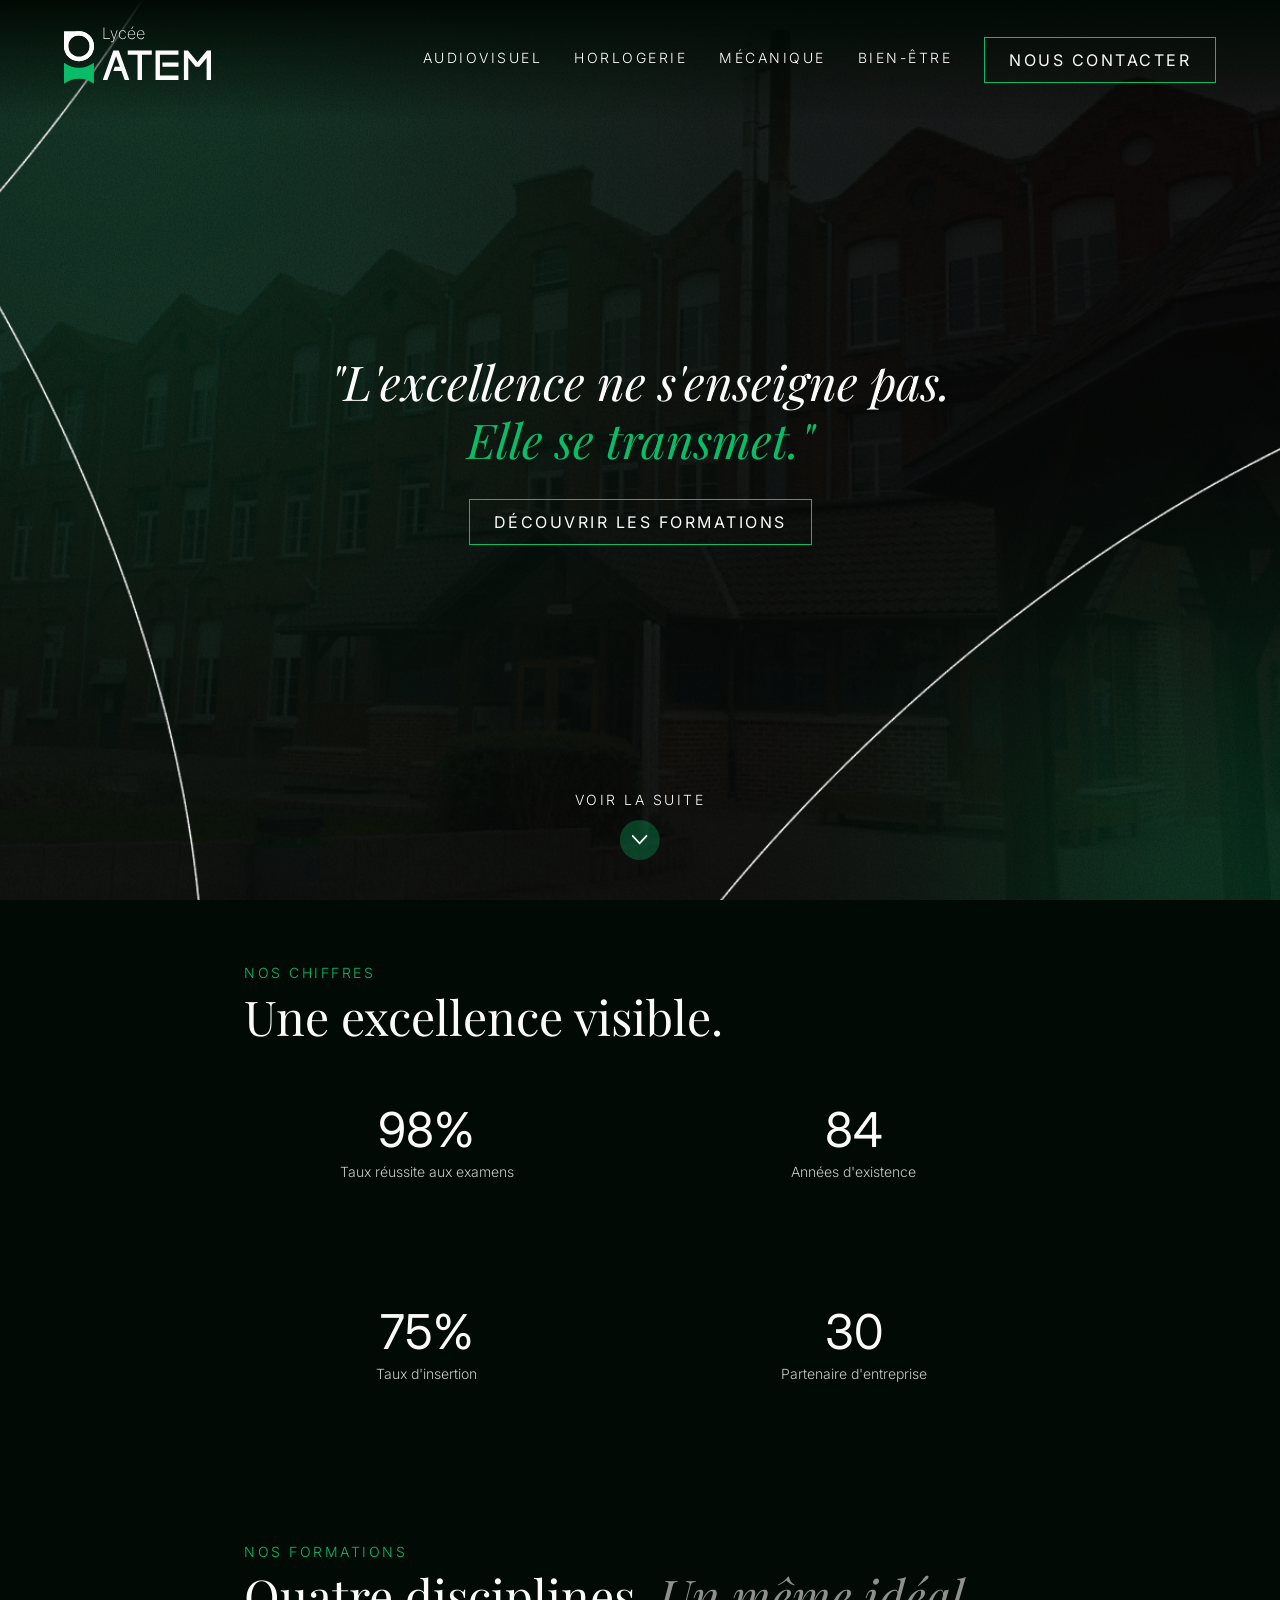
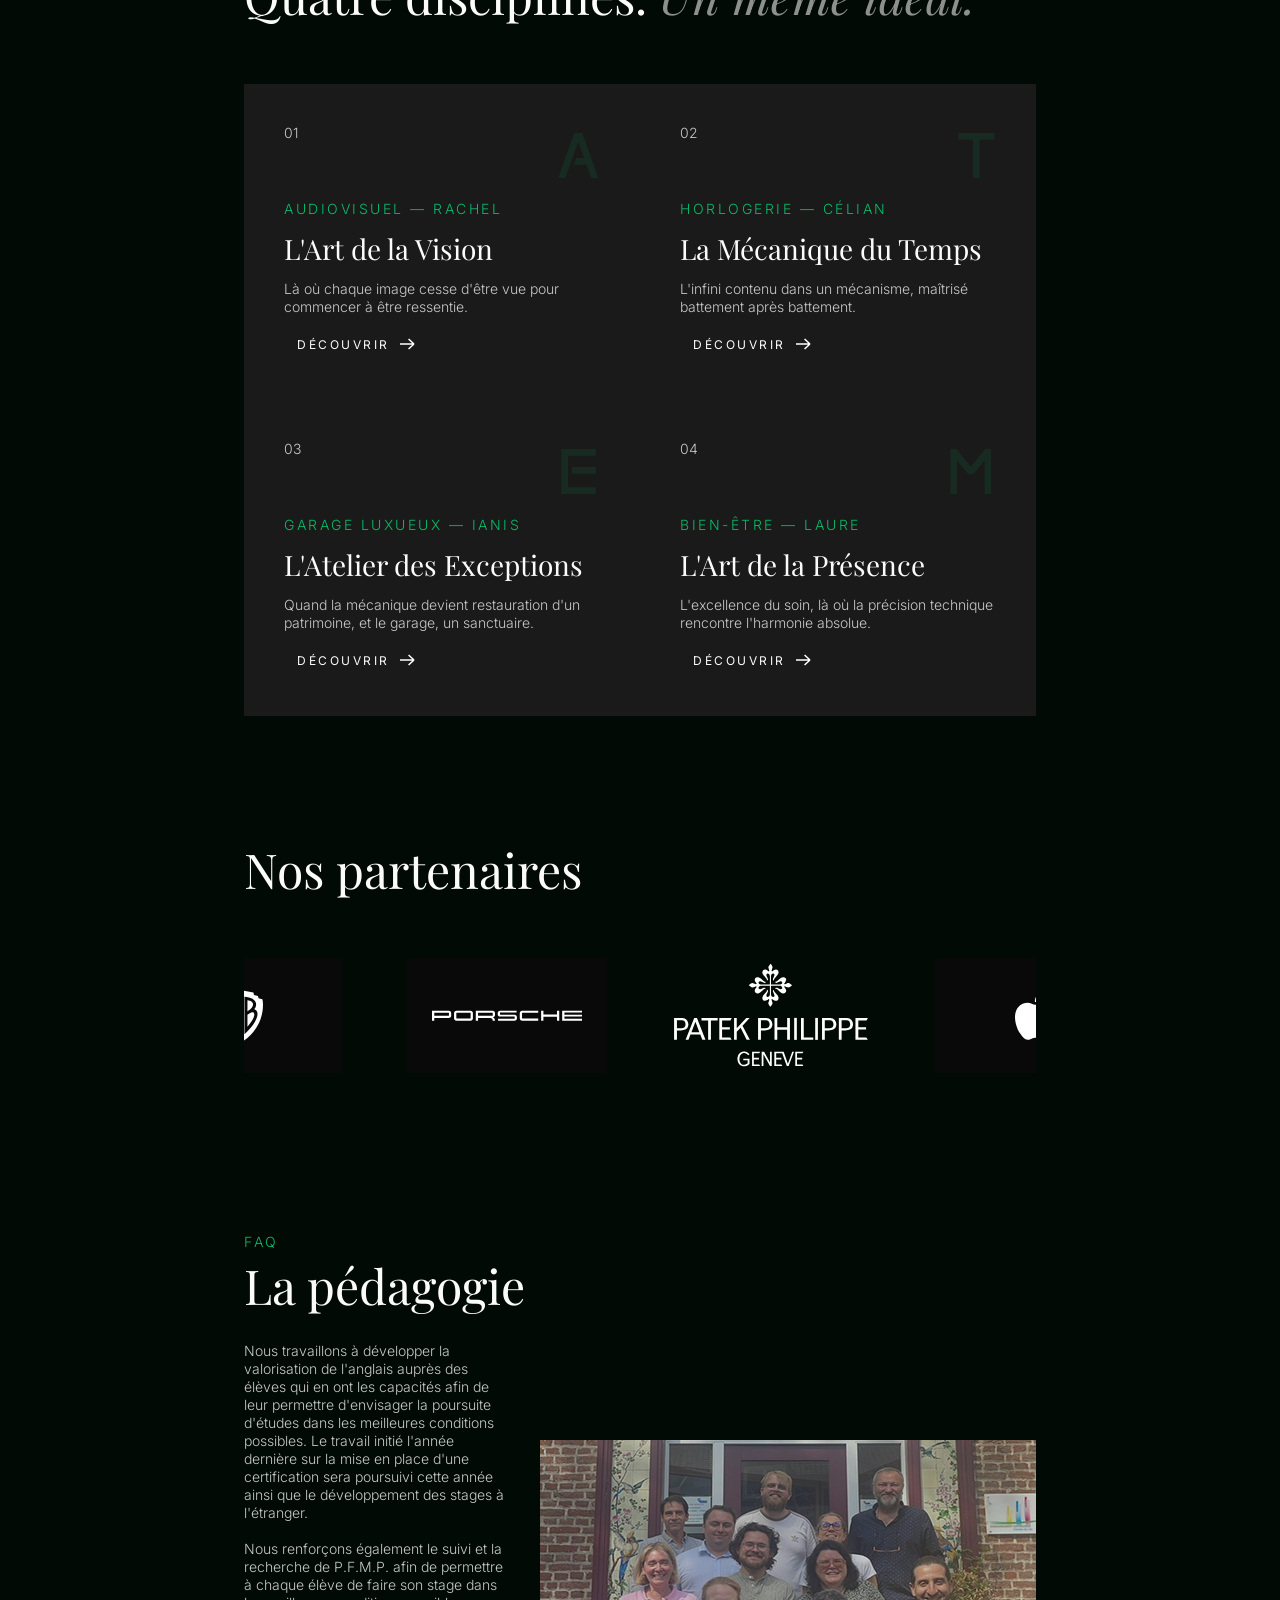
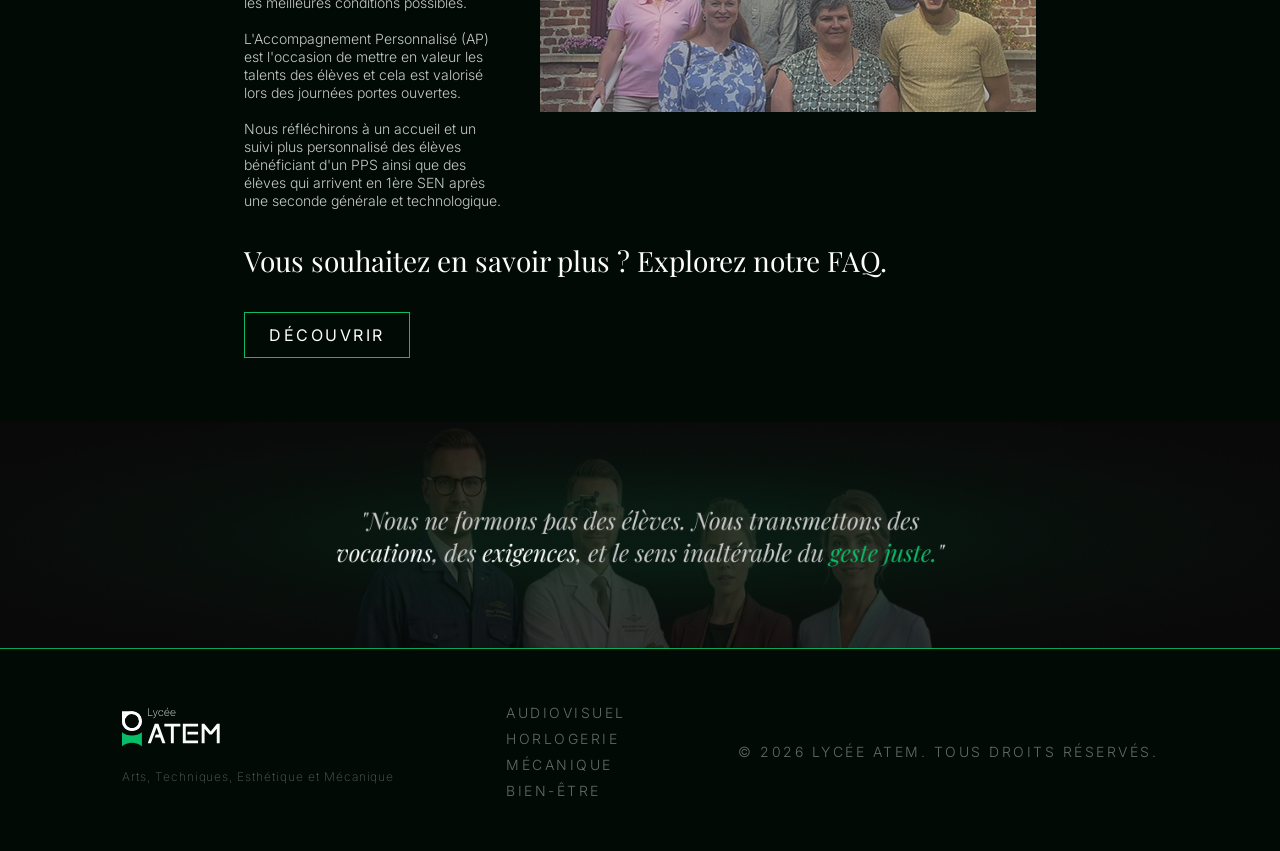
<file: index.html>
<!DOCTYPE html>
<html lang="fr">
<head>
    <meta charset="UTF-8">
    <meta name="viewport" content="width=device-width, initial-scale=1.0">
    <link rel="preconnect" href="https://fonts.googleapis.com">
    <link rel="preconnect" href="https://fonts.gstatic.com" crossorigin>
    <link href="https://fonts.googleapis.com/css2?family=Inter:ital,opsz,wght@0,14..32,100..900;1,14..32,100..900&display=swap" rel="stylesheet">
    <link href="https://fonts.googleapis.com/css2?family=Playfair+Display:ital,wght@0,400..900;1,400..900&display=swap" rel="stylesheet">
    <link href="https://fonts.googleapis.com/css2?family=Anta&display=swap" rel="stylesheet">
    <link rel="icon" type="image/svg+xml" href="./assets/img/State=Iconographique.svg">
    <link href="./assets/style.css" rel="stylesheet">
    <title>Lycée ATEM</title>
</head>
<body>

    <header>
        <a href="./index.html">
            <img src="./assets/img/State=Logo.svg" alt="Logo ATEM">
        </a>

        <button class="hamburger" id="hamburger">
            <span></span>
            <span></span>
            <span></span>
        </button>

        <nav id="nav">
            <a class="lien" href="audiovisuel.html">Audiovisuel</a>
            <a class="lien" href="horlogerie.html">Horlogerie</a>
            <a class="lien" href="mecanique.html">Mécanique</a>
            <a class="lien" href="bien-etre.html">Bien-être</a>
            <a class="btn btn-lg" href="contact.html">Nous Contacter</a>
        </nav>
    </header>

    <main>

        <!-- HERO -->
        <section id="hero">
            <h1 class="h1-italic">"L'excellence ne s'enseigne pas.
                <span>Elle se transmet."</span>
            </h1>
            <button onclick="location.href='#formations'" class="btn btn-lg">Découvrir les formations</button>
            <div class="voir-suite">
                <p class="sous-titre">Voir la suite</p>
                <button class="btn-scroll">
                    <img src="./assets/img/Vector.svg" alt="scroll down">
                </button>
            </div>
        </section>

        <!-- CHIFFRES -->
        <section id="chiffre">
            <div class="titre">
                <p class="sous-titre">Nos chiffres</p>
                <h1 class="h1">Une excellence visible.</h1>
            </div>
            <div id="content_chiffre">
                <div class="content">
                    <h1 class="h1 exeption">98%</h1>
                    <p class="p">Taux réussite aux examens</p>
                </div>
                <div class="content">
                    <h1 class="h1 exeption">84</h1>
                    <p class="p">Années d'existence</p>
                </div>
                <div class="content">
                    <h1 class="h1 exeption">75%</h1>
                    <p class="p">Taux d'insertion</p>
                </div>
                <div class="content">
                    <h1 class="h1 exeption">30</h1>
                    <p class="p">Partenaire d'entreprise</p>
                </div>
            </div>
        </section>

        <!-- FORMATIONS -->
        <section id="formations">
            <div class="titre">
                <p class="sous-titre">Nos formations</p>
                <h1 class="h1">Quatre disciplines.
                    <span id="gris">Un même idéal.</span>
                </h1>
            </div>
            <div class="formations-grid">
                <div class="card">
                    <div class="card-header">
                        <span class="card-number p">01</span>
                        <span class="card-lettre">A</span>
                    </div>
                    <p class="card-tag p">AUDIOVISUEL — RACHEL</p>
                    <h2 class="h2">L'Art de la Vision</h2>
                    <p class="card-desc p">Là où chaque image cesse d'être vue pour commencer à être ressentie.</p>
                    <a class="card-link" href="./audiovisuel.html">DÉCOUVRIR <img src="./assets/img/Icon.svg" alt="fleche"></a>
                </div>
                <div class="card">
                    <div class="card-header">
                        <span class="card-number p">02</span>
                        <span class="card-lettre">T</span>
                    </div>
                    <p class="card-tag p">HORLOGERIE — CÉLIAN</p>
                    <h2 class="h2">La Mécanique du Temps</h2>
                    <p class="card-desc p">L'infini contenu dans un mécanisme, maîtrisé battement après battement.</p>
                    <a class="card-link" href="./horlogerie.html">DÉCOUVRIR <img src="./assets/img/Icon.svg" alt="fleche"></a>
                </div>
                <div class="card">
                    <div class="card-header">
                        <span class="card-number p">03</span>
                        <span class="card-lettre">E</span>
                    </div>
                    <p class="card-tag p">GARAGE LUXUEUX — IANIS</p>
                    <h2 class="h2">L'Atelier des Exceptions</h2>
                    <p class="card-desc p">Quand la mécanique devient restauration d'un patrimoine, et le garage, un sanctuaire.</p>
                    <a class="card-link" href="./mecanique.html">DÉCOUVRIR <img src="./assets/img/Icon.svg" alt="fleche"></a>
                </div>
                <div class="card">
                    <div class="card-header">
                        <span class="card-number p">04</span>
                        <span class="card-lettre">M</span>
                    </div>
                    <p class="card-tag p">BIEN-ÊTRE — LAURE</p>
                    <h2 class="h2">L'Art de la Présence</h2>
                    <p class="card-desc p">L'excellence du soin, là où la précision technique rencontre l'harmonie absolue.</p>
                    <a class="card-link" href="./bien-etre.html">DÉCOUVRIR <img src="./assets/img/Icon.svg" alt="fleche"></a>
                </div>
            </div>
        </section>

        <!-- CAROUSSEL -->
        <section id="section_caroussel">
            <div class="titre">
                <h1 class="h1">Nos partenaires</h1>
            </div>
            <div id="caroussel">
                <div class="caroussel-track" id="track">
                    <img src="./assets/img/WB.svg" alt="logo WB">
                    <img src="./assets/img/Porche.svg" alt="logo Porche">
                    <img src="./assets/img/Logo_Patek_Philippe logo.svg" alt="Logo_Patek_Philippe">
                    <img src="./assets/img/apple.svg" alt="logo apple">
                    <img src="./assets/img/sony.svg" alt="logo sony">
                </div>
            </div>
        </section>

        <!-- PÉDAGOGIE -->
        <section id="section_pedago">
            <div class="titre">
                <p class="sous-titre">FAQ</p>
                <h1 class="h1">La pédagogie</h1>
            </div>
            <div id="texte-image">
                <p class="p" id="paragraphe">Nous travaillons à développer la valorisation de l'anglais auprès des élèves qui
                    en ont les capacités afin de leur permettre d'envisager la poursuite d'études dans
                    les meilleures conditions possibles. Le travail initié l'année dernière sur la mise
                    en place d'une certification sera poursuivi cette année ainsi que le développement
                    des stages à l'étranger. <br><br>
                    Nous renforçons également le suivi et la recherche de P.F.M.P.
                    afin de permettre à chaque élève de faire son stage dans les meilleures
                    conditions possibles.<br><br>
                    L'Accompagnement Personnalisé (AP) est l'occasion de mettre en valeur
                    les talents des élèves et cela est valorisé lors des journées portes ouvertes. <br><br>
                    Nous réfléchirons à un accueil et un suivi plus personnalisé des élèves bénéficiant
                    d'un PPS ainsi que des élèves qui arrivent en 1ère SEN après une seconde générale et
                    technologique.
                </p>
                <img src="./assets/img/09e8add2b101af034d383817f84cec1abdfa9e99.png">
            </div>
            <h2 class="h2">Vous souhaitez en savoir plus ? Explorez notre FAQ.</h2>
            <a class="btn btn-lg" href="./faq.html">Découvrir</a>
        </section>

    </main>

    <footer id="section_footer">
        <img id="section_img" src="./assets/img/Section.png" alt="voillivoilou">
        <div id="footer">
            <div id="logo">
                <img src="./assets/img/Logo_texte.svg" alt="logo">
                <p id="signif">Arts, Techniques, Esthétique et Mécanique</p>
            </div>
            <div id="lien_foot">
                <a class="foot" href="audiovisuel.html">Audiovisuel</a>
                <a class="foot" href="horlogerie.html">Horlogerie</a>
                <a class="foot" href="mecanique.html">Mécanique</a>
                <a class="foot" href="bien-etre.html">Bien-être</a>
            </div>
            <p class="foot">© 2026 Lycée ATEM. Tous droits réservés.</p>
        </div>
    </footer>

    <script src="./script.js"></script>
</body>
</html>
</file>
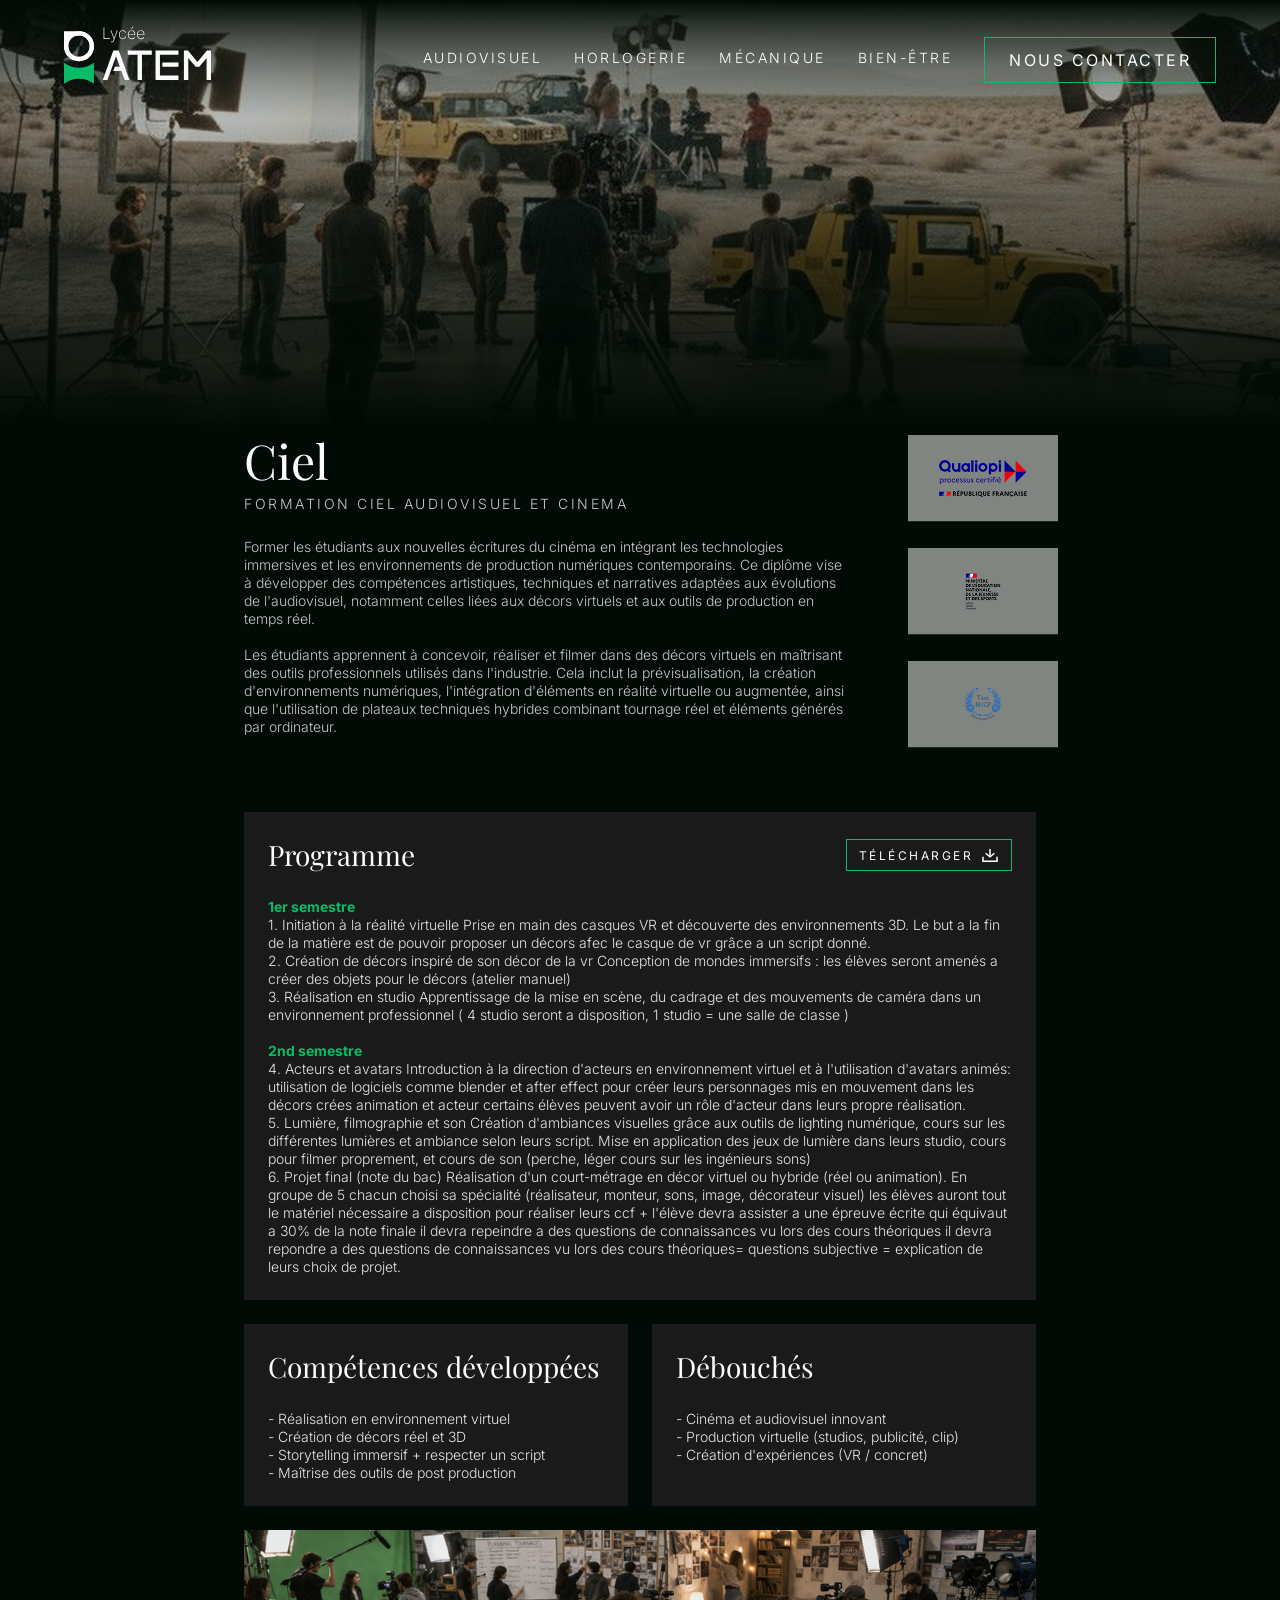
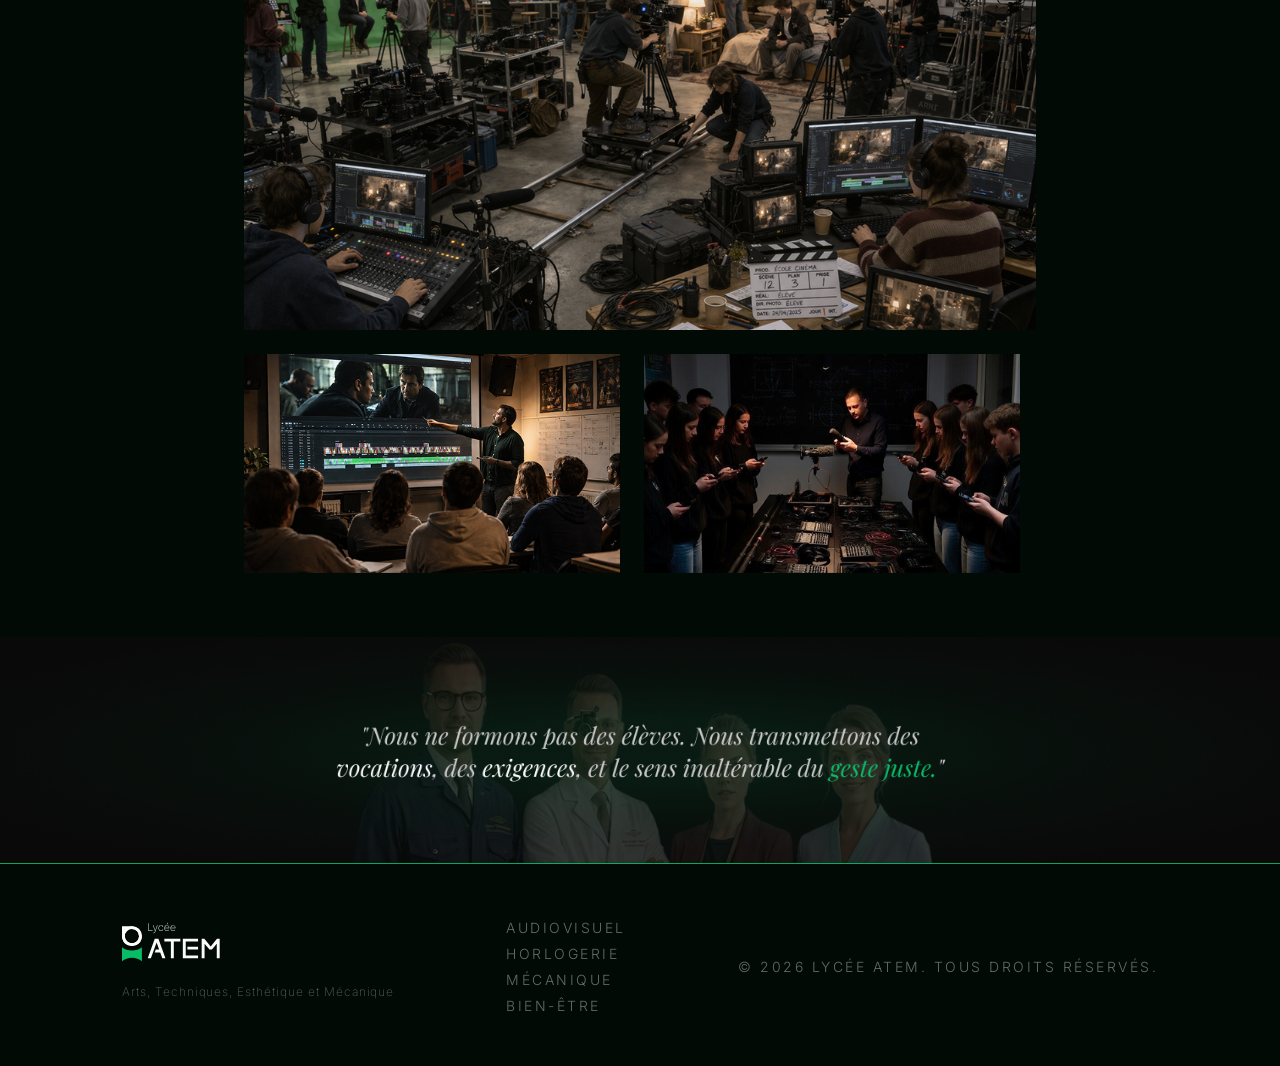
<file: audiovisuel.html>
<!DOCTYPE html>
<html lang="fr">
<head>
    <meta charset="UTF-8">
    <meta name="viewport" content="width=device-width, initial-scale=1.0">
    <link rel="preconnect" href="https://fonts.googleapis.com">
    <link rel="preconnect" href="https://fonts.gstatic.com" crossorigin>
    <link href="https://fonts.googleapis.com/css2?family=Inter:ital,opsz,wght@0,14..32,100..900;1,14..32,100..900&display=swap" rel="stylesheet">
    <link href="https://fonts.googleapis.com/css2?family=Playfair+Display:ital,wght@0,400..900;1,400..900&display=swap" rel="stylesheet">
    <link href="https://fonts.googleapis.com/css2?family=Anta&display=swap" rel="stylesheet">
    <link rel="icon" type="image/svg+xml" href="./assets/img/State=Iconographique.svg">
    <link href="./assets/style.css" rel="stylesheet">
    <title>Audiovisuel</title>
</head>
<body>
    <header>
        <a href="./index.html">
            <img src="./assets/img/State=Logo.svg" alt="Logo ATEM">
        </a>

        <button class="hamburger" id="hamburger">
            <span></span>
            <span></span>
            <span></span>
        </button>

        <nav id="nav">
            <a class="lien" href="audiovisuel.html">Audiovisuel</a>
            <a class="lien" href="horlogerie.html">Horlogerie</a>
            <a class="lien" href="mecanique.html">Mécanique</a>
            <a class="lien" href="bien-etre.html">Bien-être</a>
            <a class="btn btn-lg" href="contact.html">Nous Contacter</a>
        </nav>
    </header>
    <main>
        <img class="fond" src="./assets/img/fond.png" alt="background audiovisuel">
        <section class="presentation">
            <div class="bloc">
                <div class="titre-p">
                    <div class="titre">
                        <h1 class="h1">Ciel</h1>
                        <p class="sous-titre">Formation CIEL audiovisuel et cinema</p>
                    </div>
                    <p class="p">
                        Former les étudiants aux nouvelles écritures du cinéma en intégrant les technologies immersives et les environnements de production numériques contemporains. 
                        Ce diplôme vise à développer des compétences artistiques, techniques et narratives adaptées aux évolutions de l'audiovisuel, notamment celles liées aux décors 
                        virtuels et aux outils de production en temps réel. <br> <br>
                        Les étudiants apprennent à concevoir, réaliser et filmer dans des décors virtuels en maîtrisant des outils 
                        professionnels utilisés dans l'industrie. Cela inclut la prévisualisation, la création d'environnements numériques, l'intégration d'éléments en réalité virtuelle 
                        ou augmentée, ainsi que l'utilisation de plateaux techniques hybrides combinant tournage réel et éléments générés par ordinateur.
                    </p>
                </div>
                <div class="gouv">
                    <img class="logo" src="./assets/img/qualiopi.png" alt="logo qualiopi">
                    <img class="logo ministere" src="./assets/img/ministere.png" alt="logo du ministere">
                    <img class="logo rncp" src="./assets/img/titre_RNCP.png" alt="logo du titre RNCP">
                </div>
            </div>
        </section>
        <section class="information">
            <div class="programme">
                <div class="pdf">
                    <h2 class="h2">Programme</h2>
                    <a class="btn btn-sm" href="./assets/pdf/Programme CIEL.pdf" download>Télécharger <img src="./assets/img/telecharger.svg" alt="icon télécharger"></a>
                </div>
                <div>
                    <p class="p">
                        <span> 1er semestre </span> <br>
                        1. Initiation à la réalité virtuelle Prise en main des casques VR et découverte des environnements 3D. Le but a la fin de la matière est de pouvoir proposer un décors afec le casque de vr grâce a un script donné. <br>
                        2. Création de décors inspiré de son décor de la vr Conception de mondes immersifs : les élèves seront amenés a créer des objets pour le décors (atelier manuel) <br>
                        3. Réalisation en studio Apprentissage de la mise en scène, du cadrage et des mouvements de caméra dans un environnement professionnel ( 4 studio seront a disposition, 1 studio = une salle de classe ) <br>
                    </p>
                    <br>
                    <p class="p">
                        <span> 2nd semestre </span> <br>
                        4. Acteurs et avatars Introduction à la direction d'acteurs en environnement virtuel et à l'utilisation d'avatars animés: utilisation de logiciels comme blender et after effect pour créer leurs personnages mis en mouvement dans les décors crées animation et acteur certains élèves peuvent avoir un rôle d'acteur dans leurs propre réalisation. <br>
                        5. Lumière, filmographie et son Création d'ambiances visuelles grâce aux outils de lighting numérique, cours sur les différentes lumières et ambiance selon leurs script. Mise en application des jeux de lumière dans leurs studio, cours pour filmer proprement, et cours de son (perche, léger cours sur les ingénieurs sons) <br>
                        6. Projet final (note du bac) Réalisation d'un court-métrage en décor virtuel ou hybride (réel ou animation). En groupe de 5 chacun choisi sa spécialité (réalisateur, monteur, sons, image, décorateur visuel) les élèves auront tout le matériel nécessaire a disposition pour réaliser leurs ccf + l'élève devra assister a une épreuve écrite qui équivaut a 30% de la note finale  il devra repeindre a des questions de connaissances vu lors des cours théoriques il devra repondre a des questions de connaissances vu lors des cours théoriques= questions subjective = explication de leurs choix de projet. <br>
                    </p>
                </div>
            </div>
            <div class="lesplus">
                <div class="competences">
                    <h2 class="h2">Compétences développées</h2>
                    <p class="p">
                        - Réalisation en environnement virtuel <br>
                        - Création de décors réel et 3D <br>
                        - Storytelling immersif + respecter un script <br>
                        - Maîtrise des outils de post production <br>
                    </p>
                </div>
                <div class="debouches">
                    <h2 class="h2">Débouchés</h2>
                    <p class="p">
                        - Cinéma et audiovisuel innovant <br>
                        - Production virtuelle (studios, publicité, clip) <br>
                        - Création d'expériences (VR / concret) <br>
                    </p>
                </div>
            </div>
            <div class="galerie">
                <img class="grand" src="./assets/img/Img_1_scene.png" alt="image de scene de tournage">
                <div class="lesplus">
                    <img class="gauche" src="./assets/img/Img_2_montage.png" alt="image de cours">
                    <img class="droite" src="./assets/img/Img_3_materiel.png" alt="image de matériel">
                </div>
            </div>
        </section>
    </main>
    <footer id="section_footer">
        <img id="section_img" src="./assets/img/Section.png" alt="fond du footer">
        <div id="footer">
            <div id="logo">
                <img src="./assets/img/Logo_texte.svg" alt="logo">
                <p id="signif">Arts, Techniques, Esthétique et Mécanique</p>
            </div>
            <div id="lien_foot">
                <a class="foot" href="audiovisuel.html">Audiovisuel</a>
                <a class="foot" href="horlogerie.html">Horlogerie</a>
                <a class="foot" href="mecanique.html">Mécanique</a>
                <a class="foot" href="bien-etre.html">Bien-être</a>
            </div>
            <p class="foot">© 2026 Lycée ATEM. Tous droits réservés.</p>
        </div>
    </footer>
    <script src="./script.js"></script>
</body>
</html>
</file>
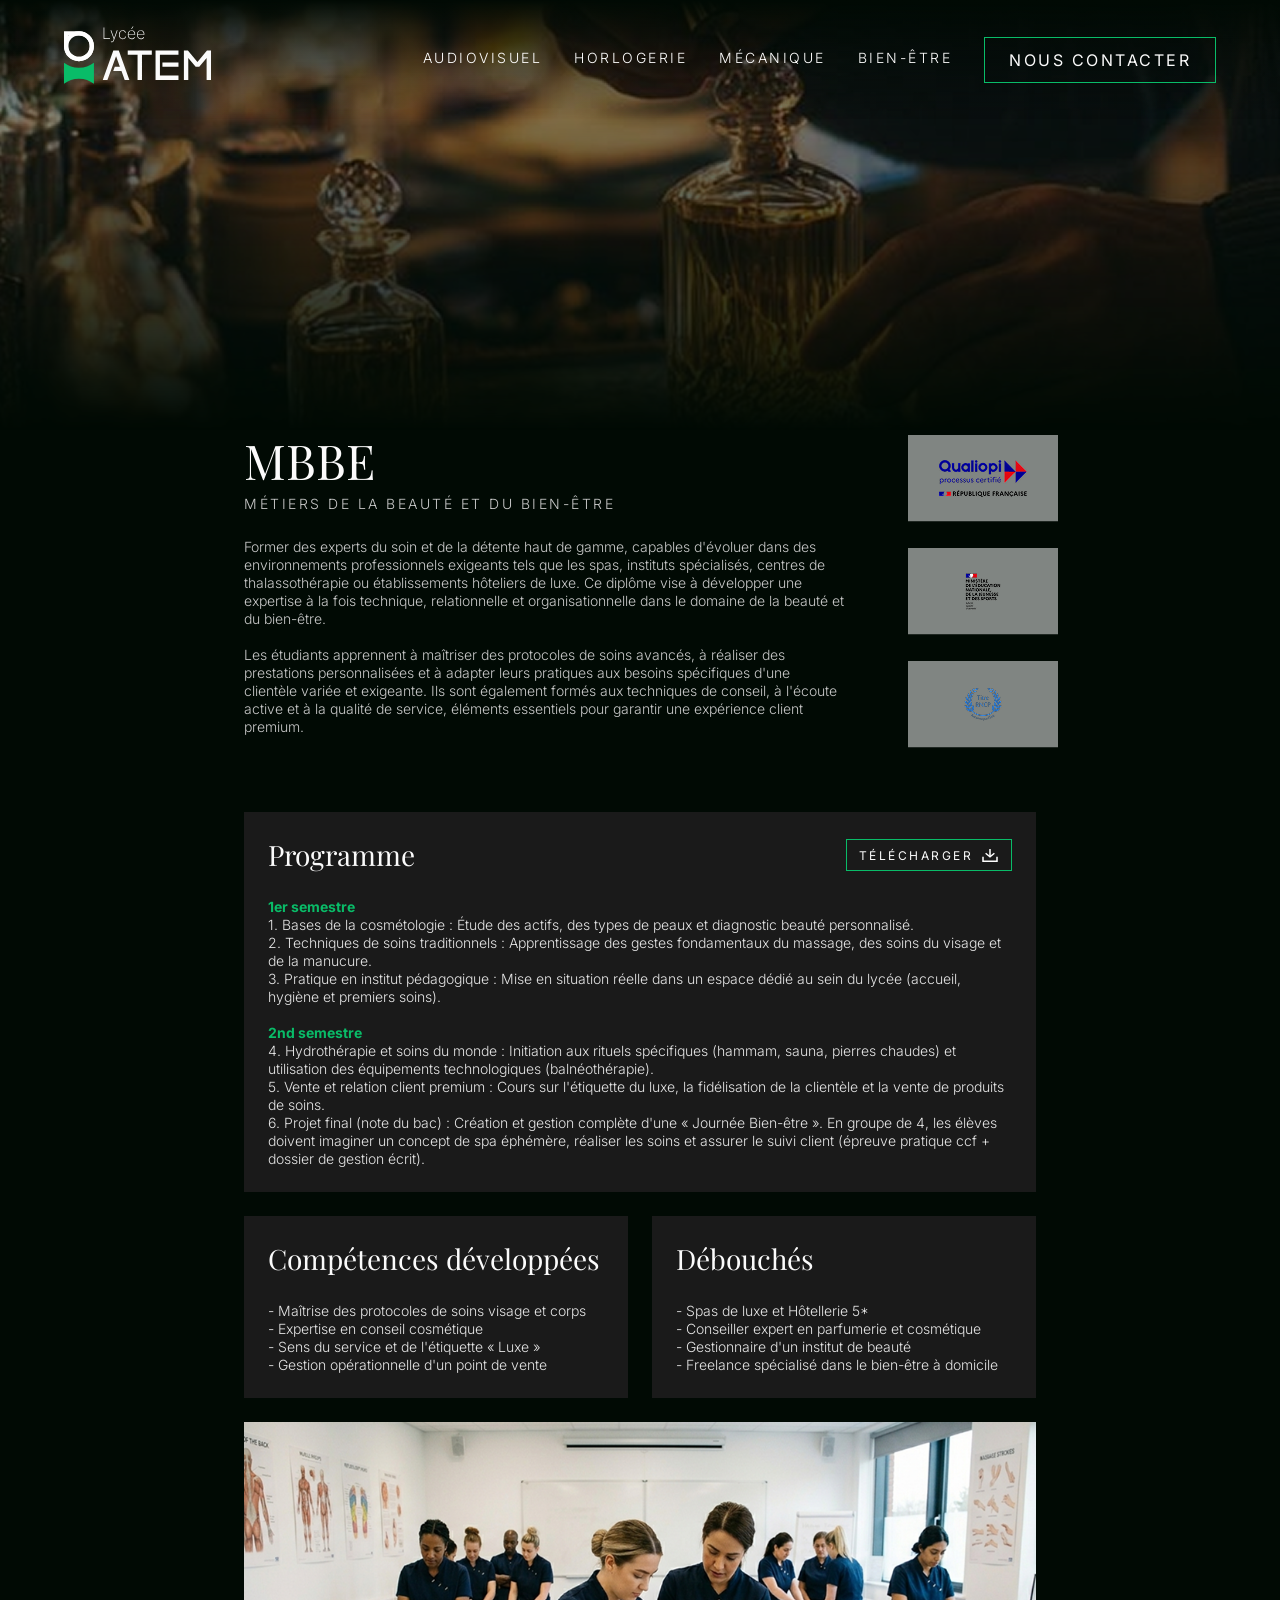
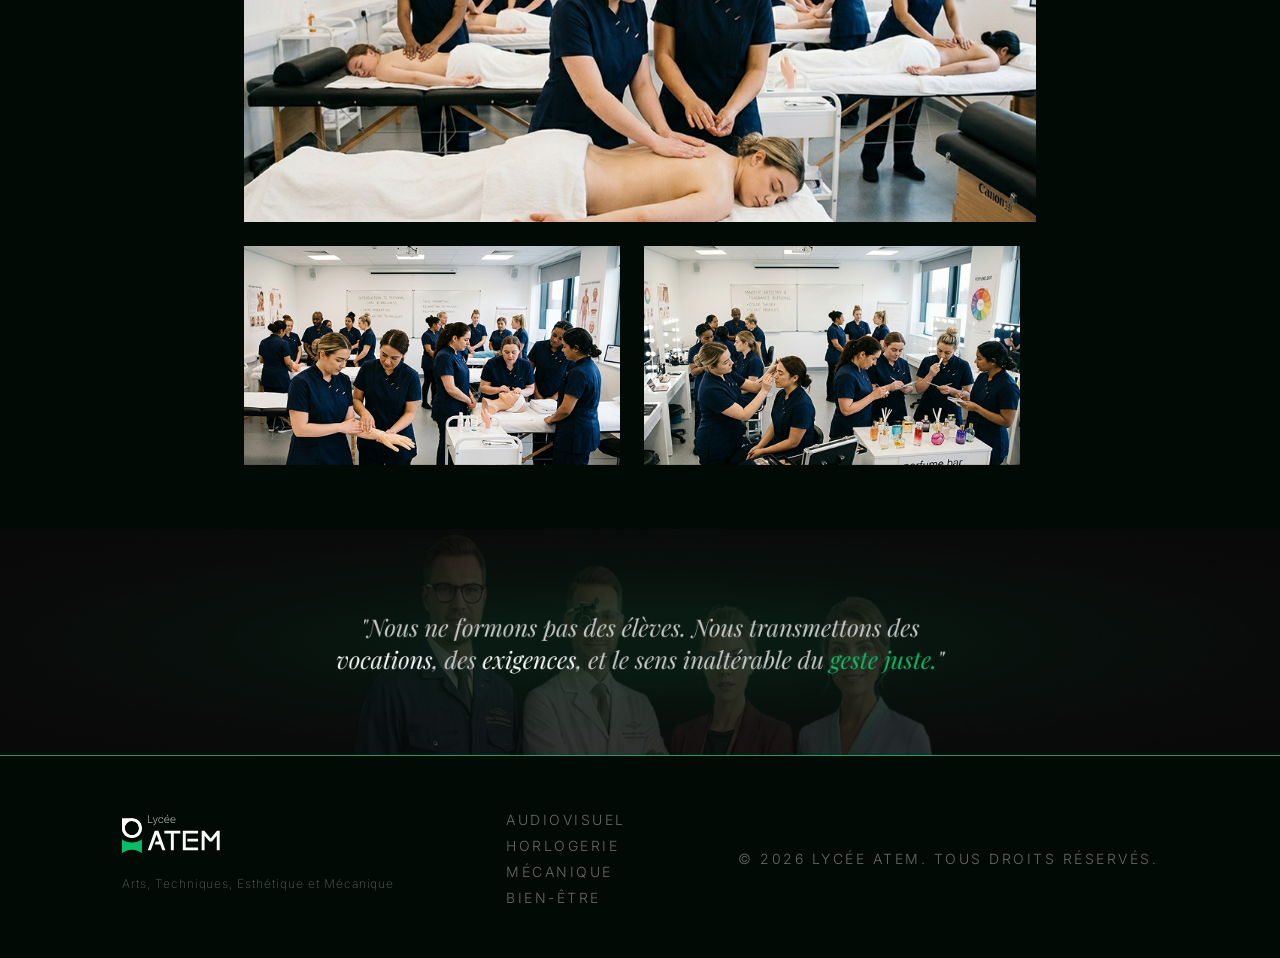
<file: bien-etre.html>
<!DOCTYPE html>
<html lang="fr">
<head>
    <meta charset="UTF-8">
    <meta name="viewport" content="width=device-width, initial-scale=1.0">
    <link rel="preconnect" href="https://fonts.googleapis.com">
    <link rel="preconnect" href="https://fonts.gstatic.com" crossorigin>
    <link href="https://fonts.googleapis.com/css2?family=Inter:ital,opsz,wght@0,14..32,100..900;1,14..32,100..900&display=swap" rel="stylesheet">
    <link href="https://fonts.googleapis.com/css2?family=Playfair+Display:ital,wght@0,400..900;1,400..900&display=swap" rel="stylesheet">
    <link href="https://fonts.googleapis.com/css2?family=Anta&display=swap" rel="stylesheet">
    <link rel="icon" type="image/svg+xml" href="./assets/img/State=Iconographique.svg">
    <link href="./assets/style.css" rel="stylesheet">
    <title>Bien-être</title>
</head>
<body>
    <header>
        <a href="./index.html">
            <img src="./assets/img/State=Logo.svg" alt="Logo ATEM">
        </a>

        <button class="hamburger" id="hamburger">
            <span></span>
            <span></span>
            <span></span>
        </button>

        <nav id="nav">
            <a class="lien" href="audiovisuel.html">Audiovisuel</a>
            <a class="lien" href="horlogerie.html">Horlogerie</a>
            <a class="lien" href="mecanique.html">Mécanique</a>
            <a class="lien" href="bien-etre.html">Bien-être</a>
            <a class="btn btn-lg" href="contact.html">Nous Contacter</a>
        </nav>
    </header>
    <main>
        <img class="fond" src="./assets/img/fond-beau.png" alt="background audiovisuel">
        <section class="presentation">
            <div class="bloc">
                <div class="titre-p">
                    <div class="titre">
                        <h1 class="h1">MBBE</h1>
                        <p class="sous-titre">Métiers de la Beauté et du Bien-Être</p>
                    </div>
                    <p class="p">
                        Former des experts du soin et de la détente haut de gamme, capables d'évoluer dans des environnements professionnels exigeants tels que les spas, 
                        instituts spécialisés, centres de thalassothérapie ou établissements hôteliers de luxe. Ce diplôme vise à développer une expertise à la fois technique, 
                        relationnelle et organisationnelle dans le domaine de la beauté et du bien-être. <br> <br>
                        Les étudiants apprennent à maîtriser des protocoles de soins avancés, à réaliser des prestations personnalisées et à adapter leurs pratiques aux 
                        besoins spécifiques d'une clientèle variée et exigeante. Ils sont également formés aux techniques de conseil, à l'écoute active et à la qualité de 
                        service, éléments essentiels pour garantir une expérience client premium.
                    </p>
                </div>
                <div class="gouv">
                    <img class="logo" src="./assets/img/qualiopi.png" alt="logo qualiopi">
                    <img class="logo ministere" src="./assets/img/ministere.png" alt="logo du ministere">
                    <img class="logo rncp" src="./assets/img/titre_RNCP.png" alt="logo du titre RNCP">
                </div>
            </div>
        </section>
        <section class="information">
            <div class="programme">
                <div class="pdf">
                    <h2 class="h2">Programme</h2>
                    <a class="btn btn-sm" href="./assets/pdf/Programme MBBE.pdf" download>Télécharger <img src="./assets/img/telecharger.svg" alt="icon télécharger"></a>
                </div>
                <div>
                    <p class="p">
                        <span> 1er semestre </span> <br>
                        1. Bases de la cosmétologie : Étude des actifs, des types de peaux et diagnostic beauté personnalisé. <br>
                        2. Techniques de soins traditionnels : Apprentissage des gestes fondamentaux du massage, des soins du visage et de la manucure. <br>
                        3. Pratique en institut pédagogique : Mise en situation réelle dans un espace dédié au sein du lycée (accueil, hygiène et premiers soins). <br>
                    </p>
                    <br>
                    <p class="p">
                        <span> 2nd semestre </span> <br>
                        4. Hydrothérapie et soins du monde : Initiation aux rituels spécifiques (hammam, sauna, pierres chaudes) et utilisation des équipements technologiques (balnéothérapie).  <br>
                        5. Vente et relation client premium : Cours sur l'étiquette du luxe, la fidélisation de la clientèle et la vente de produits de soins.  <br>
                        6. Projet final (note du bac) : Création et gestion complète d'une « Journée Bien-être ». En groupe de 4, les élèves doivent imaginer un concept de spa éphémère, réaliser les soins et assurer le suivi client (épreuve pratique ccf + dossier de gestion écrit). <br>
                    </p>
                </div>
            </div>
            <div class="lesplus">
                <div class="competences">
                    <h2 class="h2">Compétences développées</h2>
                    <p class="p">
                        - Maîtrise des protocoles de soins visage et corps <br>
                        - Expertise en conseil cosmétique <br>
                        - Sens du service et de l'étiquette « Luxe » <br>
                        - Gestion opérationnelle d'un point de vente <br>
                    </p>
                </div>
                <div class="debouches">
                    <h2 class="h2">Débouchés</h2>
                    <p class="p">
                        - Spas de luxe et Hôtellerie 5*<br>
                        - Conseiller expert en parfumerie et cosmétique <br>
                        - Gestionnaire d'un institut de beauté <br>
                        - Freelance spécialisé dans le bien-être à domicile <br>
                    </p>
                </div>
            </div>
            <div class="galerie">
                <img class="grand" src="./assets/img/Img_1_beau.png" alt="image de scene de tournage">
                <div class="lesplus">
                    <img class="gauche" src="./assets/img/Img_2_beau.png" alt="image de cours">
                    <img class="droite" src="./assets/img/Img_3_beau.png" alt="image de matériel">
                </div>
            </div>
        </section>
    </main>
    <footer id="section_footer">
        <img id="section_img" src="./assets/img/Section.png" alt="fond du footer">
        <div id="footer">
            <div id="logo">
                <img src="./assets/img/Logo_texte.svg" alt="logo">
                <p id="signif">Arts, Techniques, Esthétique et Mécanique</p>
            </div>
            <div id="lien_foot">
                <a class="foot" href="audiovisuel.html">Audiovisuel</a>
                <a class="foot" href="horlogerie.html">Horlogerie</a>
                <a class="foot" href="mecanique.html">Mécanique</a>
                <a class="foot" href="bien-etre.html">Bien-être</a>
            </div>
            <p class="foot">© 2026 Lycée ATEM. Tous droits réservés.</p>
        </div>
    </footer>
    <script src="./script.js"></script>
</body>
</html>
</file>
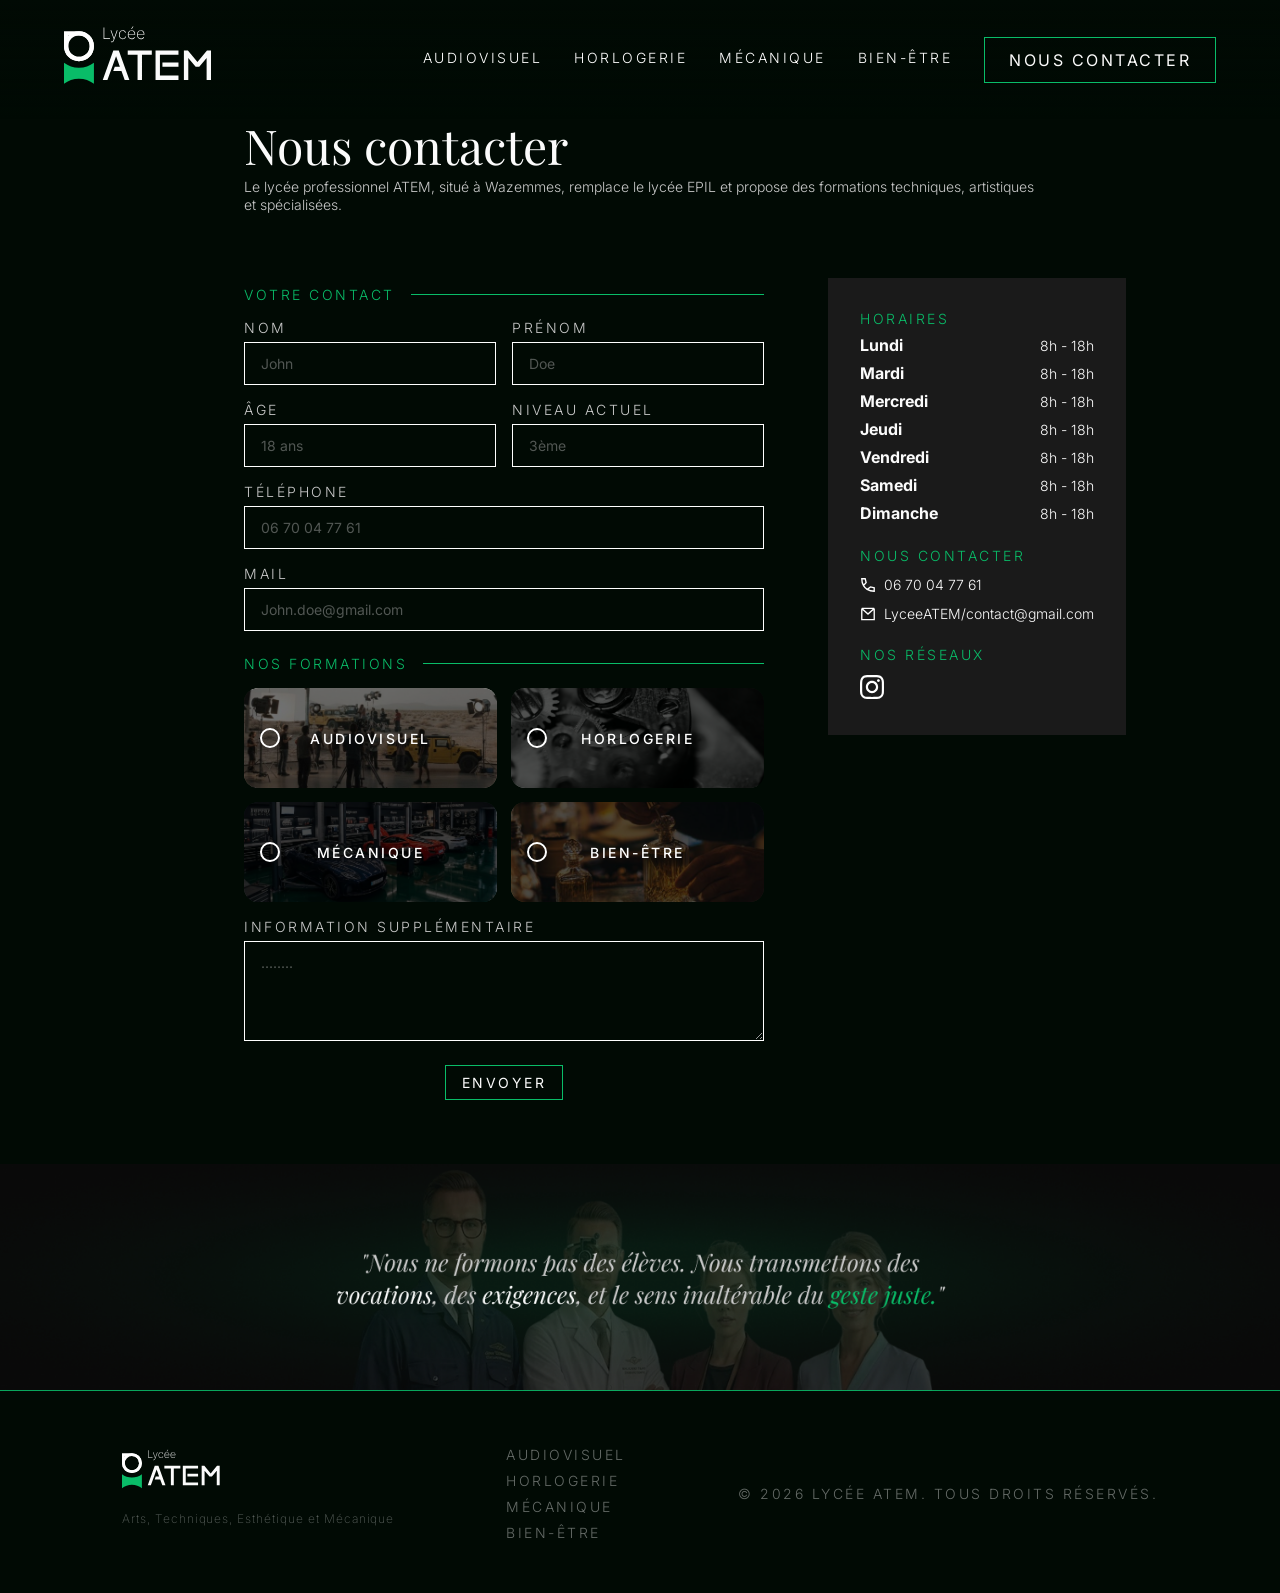
<file: contact.html>
<!DOCTYPE html>
<html lang="fr">
<head>
    <meta charset="UTF-8">
    <meta name="viewport" content="width=device-width, initial-scale=1.0">
    <link rel="preconnect" href="https://fonts.googleapis.com">
    <link rel="preconnect" href="https://fonts.gstatic.com" crossorigin>
    <link href="https://fonts.googleapis.com/css2?family=Inter:ital,opsz,wght@0,14..32,100..900;1,14..32,100..900&display=swap" rel="stylesheet">
    <link href="https://fonts.googleapis.com/css2?family=Playfair+Display:ital,wght@0,400..900;1,400..900&display=swap" rel="stylesheet">
    <link href="https://fonts.googleapis.com/css2?family=Anta&display=swap" rel="stylesheet">
    <link rel="icon" type="image/svg+xml" href="./assets/img/State=Iconographique.svg">
    <link href="./assets/style.css" rel="stylesheet">
    <title>Contact</title>
</head>
<body>
    <header>
        <a href="./index.html">
            <img src="./assets/img/State=Logo.svg" alt="Logo ATEM">
        </a>
        <button class="hamburger" id="hamburger">
            <span></span>
            <span></span>
            <span></span>
        </button>
        <nav id="nav">
            <a class="lien" href="audiovisuel.html">Audiovisuel</a>
            <a class="lien" href="horlogerie.html">Horlogerie</a>
            <a class="lien" href="mecanique.html">Mécanique</a>
            <a class="lien" href="bien-etre.html">Bien-être</a>
            <a class="btn btn-lg" href="contact.html">Nous Contacter</a>
        </nav>
    </header>
    <main>
        <div class="main-wrapper">
            <div class="form-header">
                <h1 class="h1">Nous contacter</h1>
                <p class="p">Le lycée professionnel ATEM, situé à Wazemmes, remplace le lycée EPIL et propose des formations techniques, artistiques et spécialisées.</p>
            </div>
            <div class="form-content">
                <!-- FORMULAIRE -->
                <section id="form">
                    <form>
                        <!-- Votre contact -->
                        <div class="form-section-title">
                            <p class="sous-titre">Votre contact</p>
                            <div class="trait"></div>
                        </div>

                        <div class="row">
                            <div class="input-group">
                                <label for="lastname">Nom</label>
                                <input id="lastname" name="lastname" placeholder="John" required type="text"/>
                            </div>
                            <div class="input-group">
                                <label for="firstname">Prénom</label>
                                <input id="firstname" name="firstname" placeholder="Doe" required type="text"/>
                            </div>
                        </div>

                        <div class="row">
                            <div class="input-group">
                                <label for="age">Âge</label>
                                <input id="age" name="age" placeholder="18 ans" required type="text"/>
                            </div>
                            <div class="input-group">
                                <label for="niveau">Niveau actuel</label>
                                <input id="niveau" name="niveau" placeholder="3ème" required type="text"/>
                            </div>
                        </div>

                        <div class="input-group">
                            <label for="telephone">Téléphone</label>
                            <input id="telephone" name="telephone" placeholder="06 70 04 77 61" required type="tel"/>
                        </div>

                        <div class="input-group">
                            <label for="email">Mail</label>
                            <input id="email" name="email" placeholder="John.doe@gmail.com" required type="email"/>
                        </div>

                        <!-- Nos formations -->
                        <div class="form-section-title">
                            <p class="sous-titre">Nos formations</p>
                            <div class="trait"></div>
                        </div>

                        <div class="radio-grid">
                            <div class="radio-card" id="radio-audiovisuel">
                                <input id="audiovisuel" name="formation" type="radio" value="audiovisuel">
                                <label for="audiovisuel">Audiovisuel</label>
                            </div>
                            <div class="radio-card" id="radio-horlogerie">
                                <input id="horlogerie" name="formation" type="radio" value="horlogerie">
                                <label for="horlogerie">Horlogerie</label>
                            </div>
                            <div class="radio-card" id="radio-mecanique">
                                <input id="mecanique" name="formation" type="radio" value="mecanique">
                                <label for="mecanique">Mécanique</label>
                            </div>
                            <div class="radio-card" id="radio-bienetre">
                                <input id="bienetre" name="formation" type="radio" value="bienetre">
                                <label for="bienetre">Bien-être</label>
                            </div>
                        </div>

                        <!-- Information supplémentaire -->
                        <div class="input-group">
                            <label for="message">Information supplémentaire</label>
                            <textarea id="message" name="message" placeholder="........"></textarea>
                        </div>

                        <button class="btn btn-md" type="submit">Envoyer</button>
                    </form>
                </section>

                <!-- INFO DROITE -->
                <section class="info">
                    <div class="horaires">
                        <p class="sous-titre">Horaires</p>
                        <div class="jours"><p class="jour">Lundi</p><p class="heures">8h - 18h</p></div>
                        <div class="jours"><p class="jour">Mardi</p><p class="heures">8h - 18h</p></div>
                        <div class="jours"><p class="jour">Mercredi</p><p class="heures">8h - 18h</p></div>
                        <div class="jours"><p class="jour">Jeudi</p><p class="heures">8h - 18h</p></div>
                        <div class="jours"><p class="jour">Vendredi</p><p class="heures">8h - 18h</p></div>
                        <div class="jours"><p class="jour">Samedi</p><p class="heures">8h - 18h</p></div>
                        <div class="jours"><p class="jour">Dimanche</p><p class="heures">8h - 18h</p></div>
                    </div>
                    <div class="contact-info">
                        <p class="sous-titre">Nous contacter</p>
                        <p><img src="./assets/img/téléphone.svg" alt="telephone"> 06 70 04 77 61</p>
                        <p><img src="./assets/img/mail.svg" alt="mail"> LyceeATEM/contact@gmail.com</p>
                    </div>
                    <div class="reseau">
                        <p class="sous-titre">Nos Réseaux</p>
                        <a href="https://www.instagram.com/lycee_atem/" target="_blank">
                            <img src="./assets/img/Insta.svg" alt="instagram">
                        </a>
                    </div>
                </section>
            </div>
        </div>
    </main>
    <footer id="section_footer">
        <img id="section_img" src="./assets/img/Section.png" alt="fond du footer">
        <div id="footer">
            <div id="logo">
                <img src="./assets/img/Logo_texte.svg" alt="logo">
                <p id="signif">Arts, Techniques, Esthétique et Mécanique</p>
            </div>
            <div id="lien_foot">
                <a class="foot" href="audiovisuel.html">Audiovisuel</a>
                <a class="foot" href="horlogerie.html">Horlogerie</a>
                <a class="foot" href="mecanique.html">Mécanique</a>
                <a class="foot" href="bien-etre.html">Bien-être</a>
            </div>
            <p class="foot">© 2026 Lycée ATEM. Tous droits réservés.</p>
        </div>
    </footer>
    <script src="./script.js"></script>
</body>
</html>
</file>
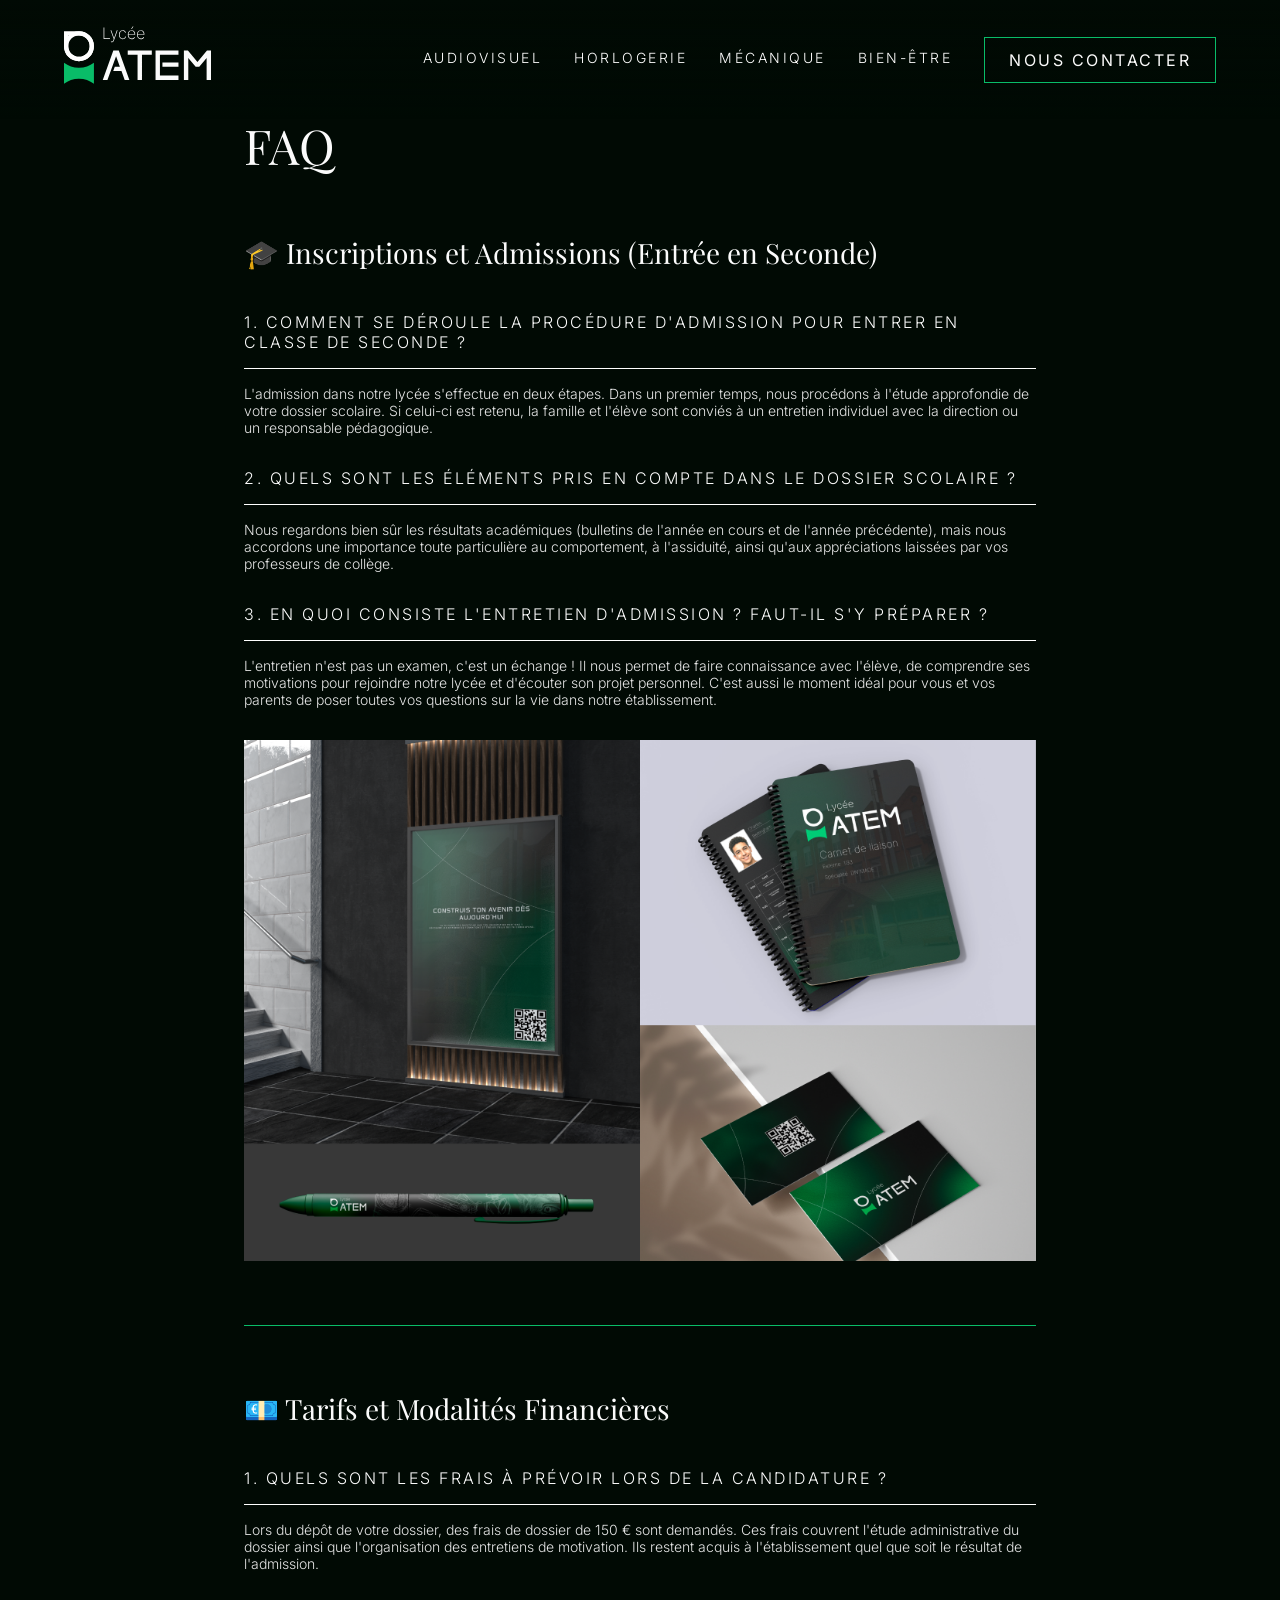
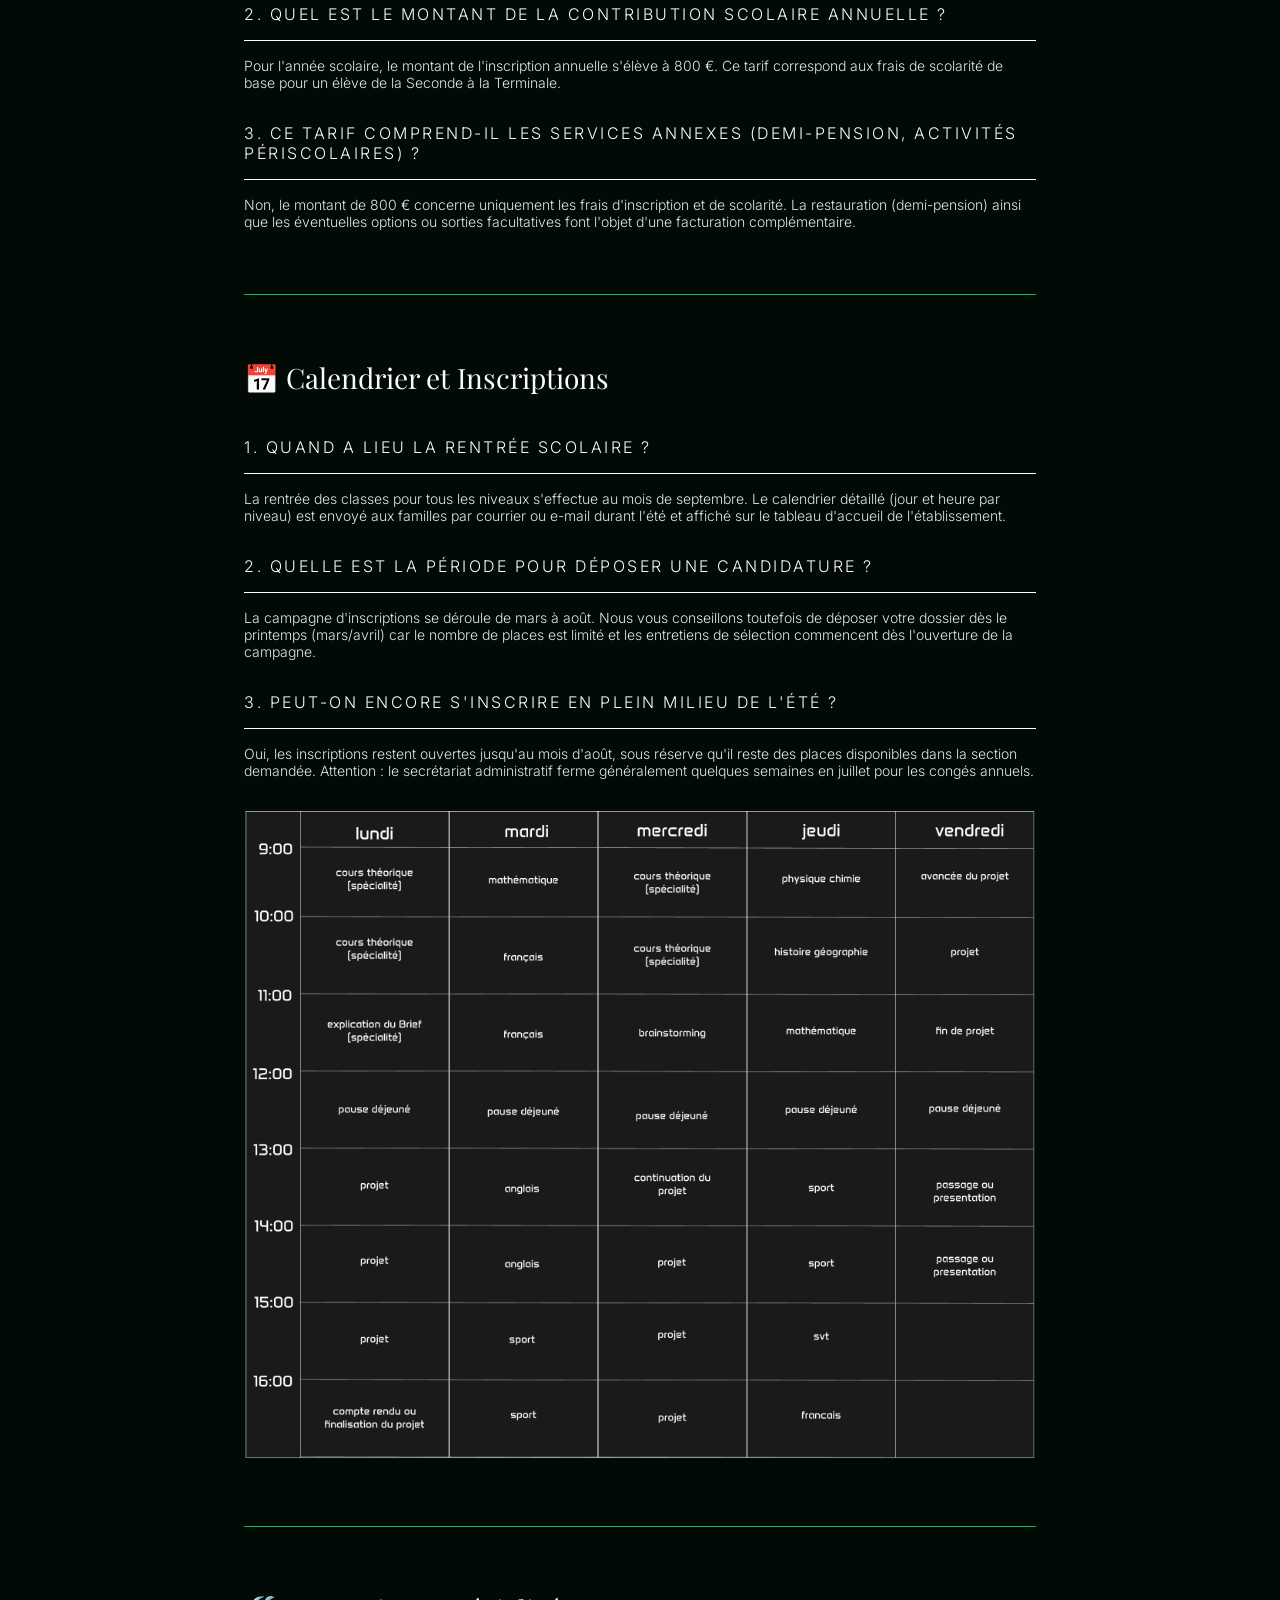
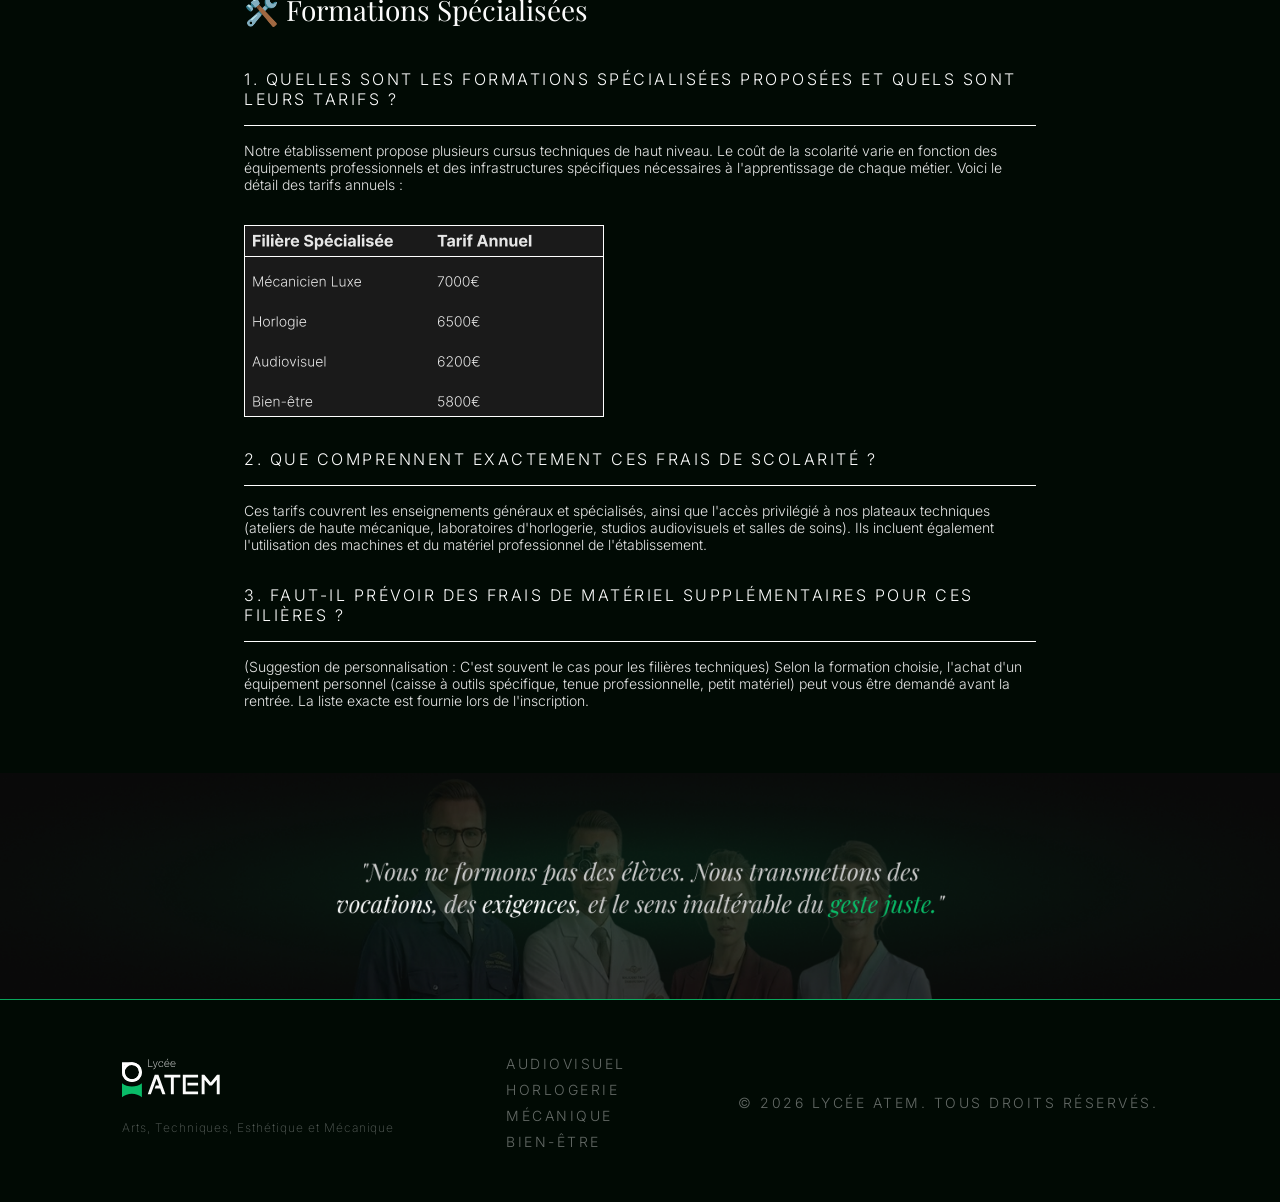
<file: faq.html>
<!DOCTYPE html>
<html lang="fr">
<head>
    <meta charset="UTF-8">
    <meta name="viewport" content="width=device-width, initial-scale=1.0">
    <link rel="preconnect" href="https://fonts.googleapis.com">
    <link rel="preconnect" href="https://fonts.gstatic.com" crossorigin>
    <link href="https://fonts.googleapis.com/css2?family=Inter:ital,opsz,wght@0,14..32,100..900;1,14..32,100..900&display=swap" rel="stylesheet">
    <link href="https://fonts.googleapis.com/css2?family=Playfair+Display:ital,wght@0,400..900;1,400..900&display=swap" rel="stylesheet">
    <link href="https://fonts.googleapis.com/css2?family=Anta&display=swap" rel="stylesheet">
    <link rel="icon" type="image/svg+xml" href="./assets/img/State=Iconographique.svg">
    <link href="./assets/style.css" rel="stylesheet">
    <title>FAQ</title>
</head>
<body>
    <header>
        <a href="./index.html">
            <img src="./assets/img/State=Logo.svg" alt="Logo ATEM">
        </a>
        <button class="hamburger" id="hamburger">
            <span></span>
            <span></span>
            <span></span>
        </button>
        <nav id="nav">
            <a class="lien" href="audiovisuel.html">Audiovisuel</a>
            <a class="lien" href="horlogerie.html">Horlogerie</a>
            <a class="lien" href="mecanique.html">Mécanique</a>
            <a class="lien" href="bien-etre.html">Bien-être</a>
            <a class="btn btn-lg" href="contact.html">Nous Contacter</a>
        </nav>
    </header>
    <main>
        <div class="main-wrapper">
            <h1 class="h1">FAQ</h1>
            <section class="section_faq">
                <h2 class="h2">🎓 Inscriptions et Admissions (Entrée en Seconde)</h2>
                <p class="sous-titre"> 1. Comment se déroule la procédure d'admission pour entrer en classe de Seconde ?</p>
                <p class="p">L'admission dans notre lycée s'effectue en deux étapes. Dans un premier temps, nous procédons à l'étude approfondie de votre dossier scolaire. Si celui-ci est retenu, la famille et l'élève sont conviés à un entretien individuel avec la direction ou un responsable pédagogique.</p>
                <p class="sous-titre"> 2. Quels sont les éléments pris en compte dans le dossier scolaire ?</p>
                <p class="p">Nous regardons bien sûr les résultats académiques (bulletins de l'année en cours et de l'année précédente), mais nous accordons une importance toute particulière au comportement, à l'assiduité, ainsi qu'aux appréciations laissées par vos professeurs de collège.</p>
                <p class="sous-titre"> 3. En quoi consiste l'entretien d'admission ? Faut-il s'y préparer ?</p>
                <p class="p">L'entretien n'est pas un examen, c'est un échange ! Il nous permet de faire connaissance avec l'élève, de comprendre ses motivations pour rejoindre notre lycée et d'écouter son projet personnel. C'est aussi le moment idéal pour vous et vos parents de poser toutes vos questions sur la vie dans notre établissement.</p>
                <img src="./assets/img/Mockup.png" alt="Merch de ATEM">
            </section>
            <section class="section_faq">
                <h2 class="h2 border">💶 Tarifs et Modalités Financières</h2>
                <p class="sous-titre"> 1. Quels sont les frais à prévoir lors de la candidature ?</p>
                <p class="p">Lors du dépôt de votre dossier, des frais de dossier de 150 € sont demandés. Ces frais couvrent l'étude administrative du dossier ainsi que l'organisation des entretiens de motivation. Ils restent acquis à l'établissement quel que soit le résultat de l'admission.</p>
                <p class="sous-titre"> 2. Quel est le montant de la contribution scolaire annuelle ?</p>
                <p class="p">Pour l'année scolaire, le montant de l'inscription annuelle s'élève à 800 €. Ce tarif correspond aux frais de scolarité de base pour un élève de la Seconde à la Terminale.</p>
                <p class="sous-titre"> 3. Ce tarif comprend-il les services annexes (demi-pension, activités périscolaires) ?</p>
                <p class="p">Non, le montant de 800 € concerne uniquement les frais d'inscription et de scolarité. La restauration (demi-pension) ainsi que les éventuelles options ou sorties facultatives font l'objet d'une facturation complémentaire.</p>
            </section>
            <section class="section_faq">
                <h2 class="h2 border">📅 Calendrier et Inscriptions</h2>
                <p class="sous-titre"> 1. Quand a lieu la rentrée scolaire ?</p>
                <p class="p">La rentrée des classes pour tous les niveaux s'effectue au mois de septembre. Le calendrier détaillé (jour et heure par niveau) est envoyé aux familles par courrier ou e-mail durant l'été et affiché sur le tableau d'accueil de l'établissement.</p>
                <p class="sous-titre"> 2. Quelle est la période pour déposer une candidature ?</p>
                <p class="p">La campagne d'inscriptions se déroule de mars à août. Nous vous conseillons toutefois de déposer votre dossier dès le printemps (mars/avril) car le nombre de places est limité et les entretiens de sélection commencent dès l'ouverture de la campagne.</p>
                <p class="sous-titre"> 3. Peut-on encore s'inscrire en plein milieu de l'été ?</p>
                <p class="p">Oui, les inscriptions restent ouvertes jusqu'au mois d'août, sous réserve qu'il reste des places disponibles dans la section demandée. Attention : le secrétariat administratif ferme généralement quelques semaines en juillet pour les congés annuels.</p>
                <img src="./assets/img/Calendrier.png" alt="emplois du temps de ATEM">
            </section>
            <section class="section_faq">
                <h2 class="h2 border">🛠️ Formations Spécialisées</h2>
                <p class="sous-titre"> 1. Quelles sont les formations spécialisées proposées et quels sont leurs tarifs ?</p>
                <p class="p">Notre établissement propose plusieurs cursus techniques de haut niveau. Le coût de la scolarité varie en fonction des équipements professionnels et des infrastructures spécifiques nécessaires à l'apprentissage de chaque métier. Voici le détail des tarifs annuels :</p>
                <img id="img-tableau" src="./assets/img/Tableau.png" alt="Tableau Financier">
                <p class="sous-titre"> 2. Que comprennent exactement ces frais de scolarité ?</p>
                <p class="p">Ces tarifs couvrent les enseignements généraux et spécialisés, ainsi que l'accès privilégié à nos plateaux techniques (ateliers de haute mécanique, laboratoires d'horlogerie, studios audiovisuels et salles de soins). Ils incluent également l'utilisation des machines et du matériel professionnel de l'établissement.</p>
                <p class="sous-titre"> 3. Faut-il prévoir des frais de matériel supplémentaires pour ces filières ?</p>
                <p class="p">(Suggestion de personnalisation : C'est souvent le cas pour les filières techniques) Selon la formation choisie, l'achat d'un équipement personnel (caisse à outils spécifique, tenue professionnelle, petit matériel) peut vous être demandé avant la rentrée. La liste exacte est fournie lors de l'inscription.</p>
            </section>
        </div>
    </main>
    <footer id="section_footer">
        <img id="section_img" src="./assets/img/Section.png" alt="fond du footer">
        <div id="footer">
            <div id="logo">
                <img src="./assets/img/Logo_texte.svg" alt="logo">
                <p id="signif">Arts, Techniques, Esthétique et Mécanique</p>
            </div>
            <div id="lien_foot">
                <a class="foot" href="audiovisuel.html">Audiovisuel</a>
                <a class="foot" href="horlogerie.html">Horlogerie</a>
                <a class="foot" href="mecanique.html">Mécanique</a>
                <a class="foot" href="bien-etre.html">Bien-être</a>
            </div>
            <p class="foot">© 2026 Lycée ATEM. Tous droits réservés.</p>
        </div>
    </footer>
    <script src="./script.js"></script>
</body>
</html>
</file>
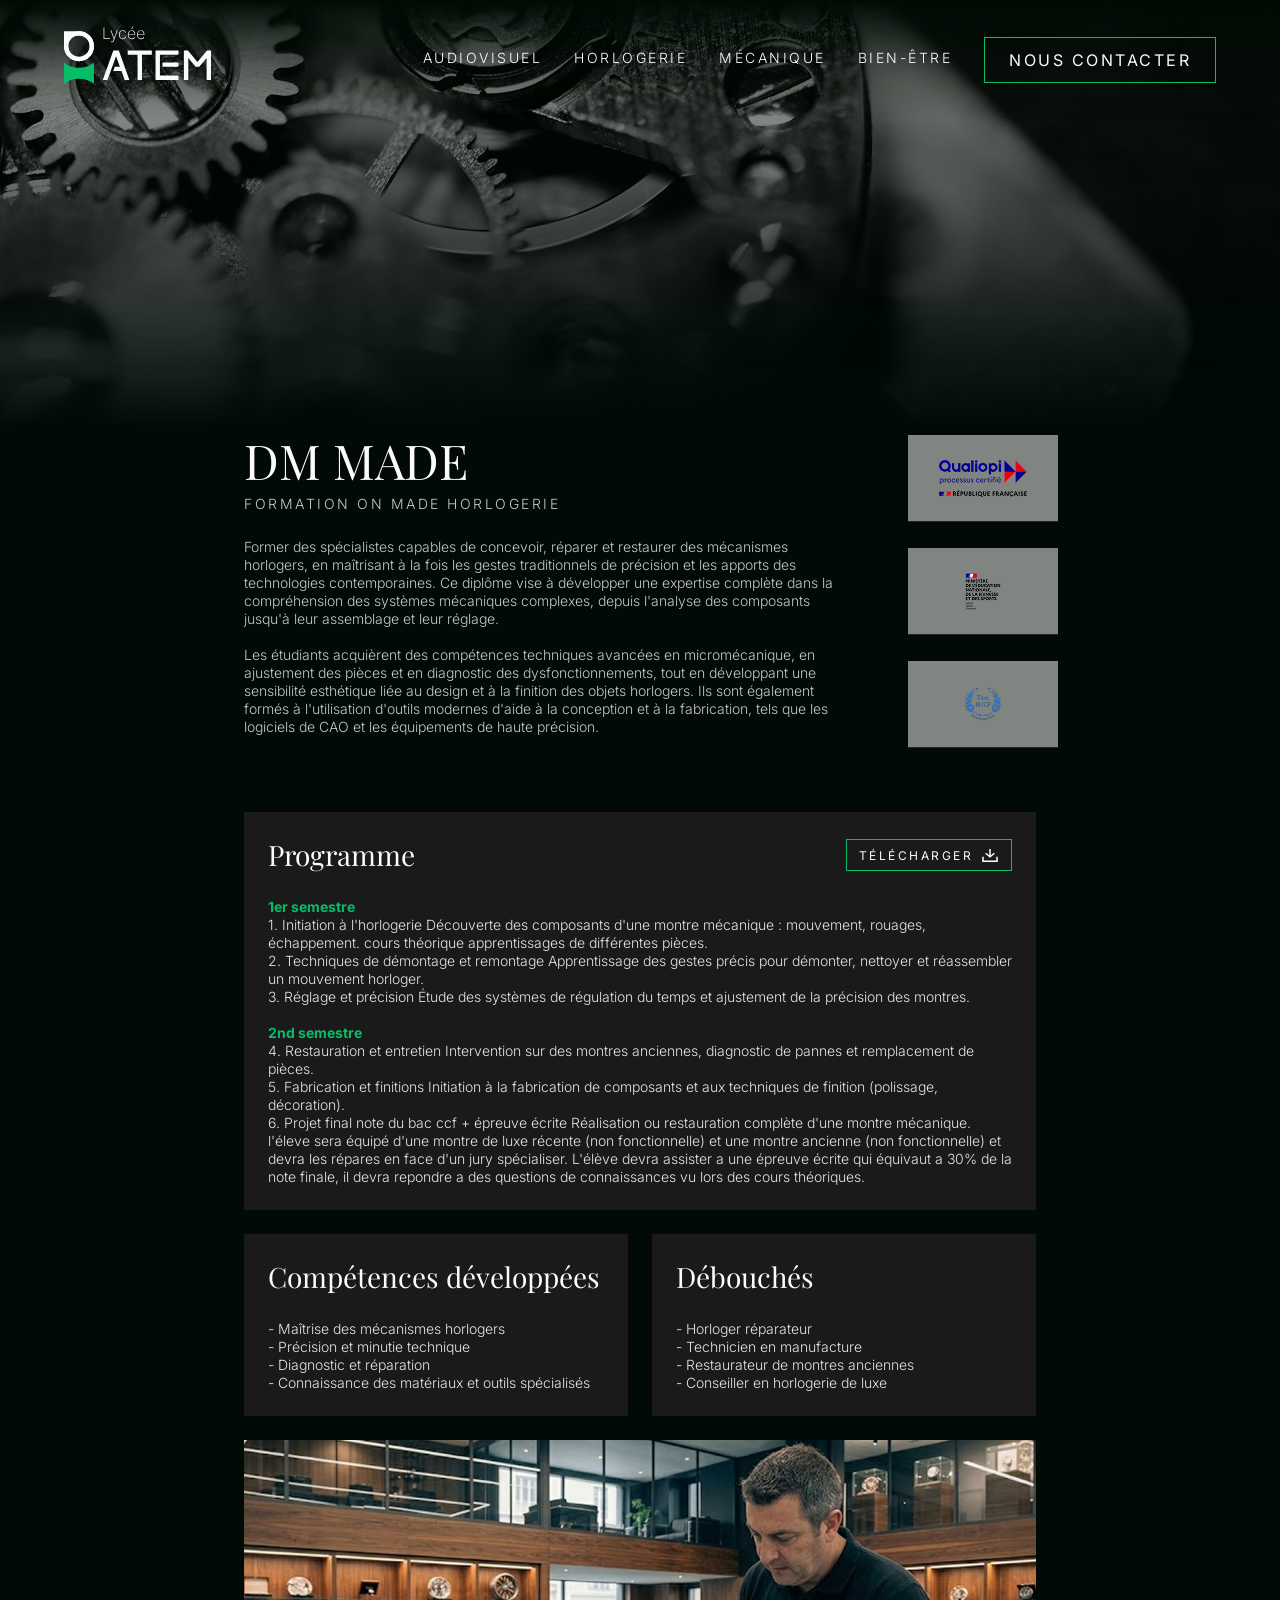
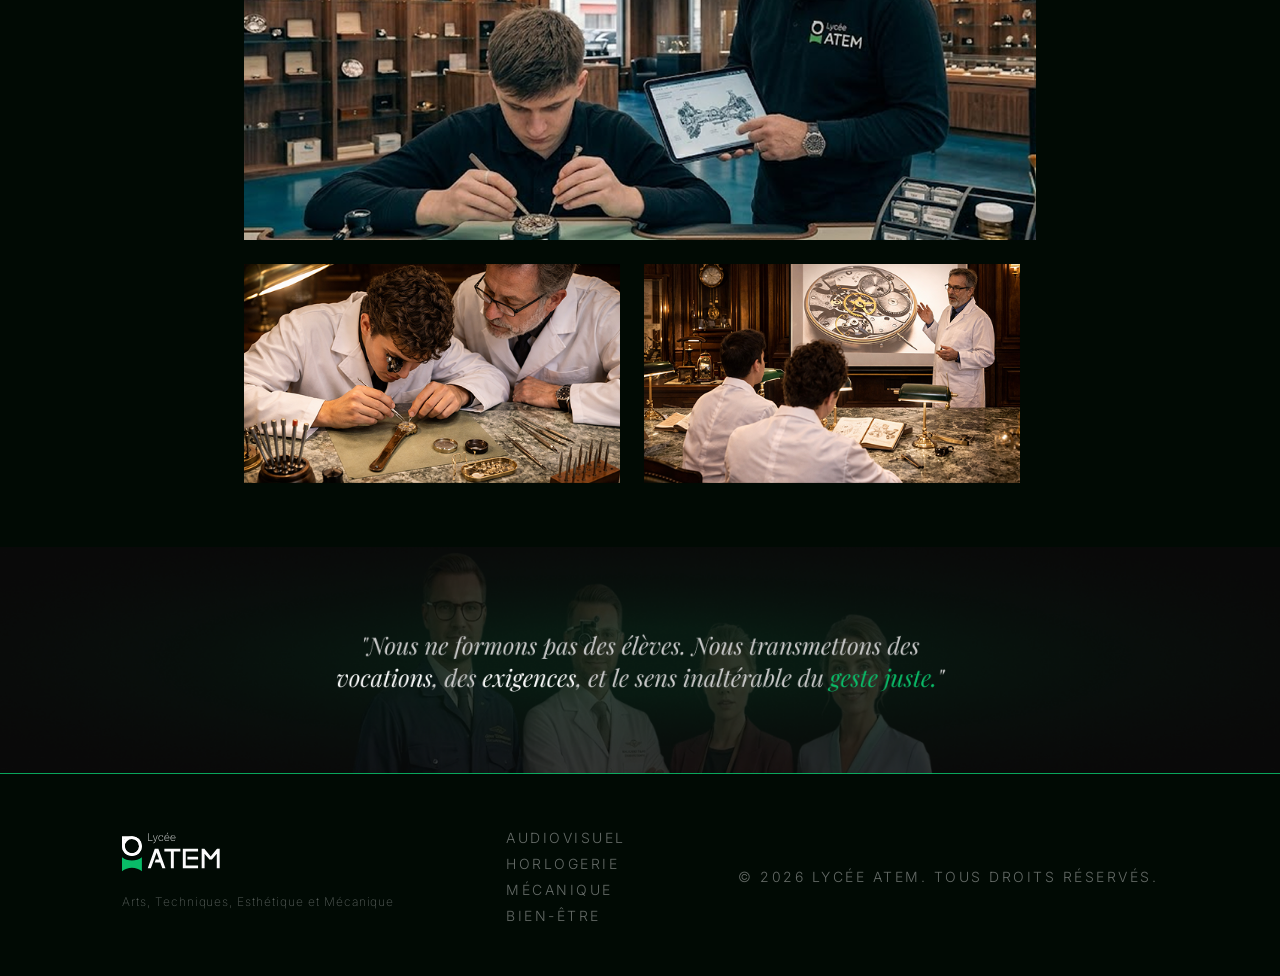
<file: horlogerie.html>
<!DOCTYPE html>
<html lang="fr">
<head>
    <meta charset="UTF-8">
    <meta name="viewport" content="width=device-width, initial-scale=1.0">
    <link rel="preconnect" href="https://fonts.googleapis.com">
    <link rel="preconnect" href="https://fonts.gstatic.com" crossorigin>
    <link href="https://fonts.googleapis.com/css2?family=Inter:ital,opsz,wght@0,14..32,100..900;1,14..32,100..900&display=swap" rel="stylesheet">
    <link href="https://fonts.googleapis.com/css2?family=Playfair+Display:ital,wght@0,400..900;1,400..900&display=swap" rel="stylesheet">
    <link href="https://fonts.googleapis.com/css2?family=Anta&display=swap" rel="stylesheet">
    <link rel="icon" type="image/svg+xml" href="./assets/img/State=Iconographique.svg">
    <link href="./assets/style.css" rel="stylesheet">
    <title>Horlogerie</title>
</head>
<body>
    <header>
        <a href="./index.html">
            <img src="./assets/img/State=Logo.svg" alt="Logo ATEM">
        </a>
        <button class="hamburger" id="hamburger">
            <span></span>
            <span></span>
            <span></span>
        </button>
        <nav id="nav">
            <a class="lien" href="audiovisuel.html">Audiovisuel</a>
            <a class="lien" href="horlogerie.html">Horlogerie</a>
            <a class="lien" href="mecanique.html">Mécanique</a>
            <a class="lien" href="bien-etre.html">Bien-être</a>
            <a class="btn btn-lg" href="contact.html">Nous Contacter</a>
        </nav>
    </header>
    <main>
        <img class="fond" src="./assets/img/fond-hor.png" alt="background audiovisuel">
        <section class="presentation">
            <div class="bloc">
                <div class="titre-p">
                    <div class="titre">
                        <h1 class="h1">DM MADE</h1>
                        <p class="sous-titre">formation on made horlogerie</p>
                    </div>
                    <p class="p">
                        Former des spécialistes capables de concevoir, réparer et restaurer des mécanismes horlogers, en maîtrisant à la fois les gestes traditionnels 
                        de précision et les apports des technologies contemporaines. Ce diplôme vise à développer une expertise complète dans la compréhension des systèmes 
                        mécaniques complexes, depuis l'analyse des composants jusqu'à leur assemblage et leur réglage. <br> <br>
                        Les étudiants acquièrent des compétences techniques avancées en micromécanique, en ajustement des pièces et en diagnostic des dysfonctionnements, 
                        tout en développant une sensibilité esthétique liée au design et à la finition des objets horlogers. Ils sont également formés à l'utilisation d'outils 
                        modernes d'aide à la conception et à la fabrication, tels que les logiciels de CAO et les équipements de haute précision.
                    </p>
                </div>
                <div class="gouv">
                    <img class="logo" src="./assets/img/qualiopi.png" alt="logo qualiopi">
                    <img class="logo ministere" src="./assets/img/ministere.png" alt="logo du ministere">
                    <img class="logo rncp" src="./assets/img/titre_RNCP.png" alt="logo du titre RNCP">
                </div>
            </div>
        </section>
        <section class="information">
            <div class="programme">
                <div class="pdf">
                    <h2 class="h2">Programme</h2>
                    <a class="btn btn-sm" href="./assets/pdf/Programme DN MADE.pdf" download>Télécharger <img src="./assets/img/telecharger.svg" alt="icon télécharger"></a>
                </div>
                <div>
                    <p class="p">
                        <span> 1er semestre </span> <br>
                        1. Initiation à l'horlogerie Découverte des composants d'une montre mécanique : mouvement, rouages, échappement. cours  théorique apprentissages de différentes pièces. <br>
                        2. Techniques de démontage et remontage Apprentissage des gestes précis pour démonter, nettoyer et réassembler un mouvement horloger. <br>
                        3. Réglage et précision Étude des systèmes de régulation du temps et ajustement de la précision des montres. <br>
                    </p>
                    <br>
                    <p class="p">
                        <span> 2nd semestre </span> <br>
                        4. Restauration et entretien Intervention sur des montres anciennes, diagnostic de pannes et remplacement de pièces. <br>
                        5. Fabrication et finitions Initiation à la fabrication de composants et aux techniques de finition (polissage, décoration). <br>
                        6. Projet final note du bac ccf + épreuve écrite Réalisation ou restauration complète d'une montre mécanique. l'éleve sera équipé d'une montre de luxe récente (non fonctionnelle) et une montre ancienne (non fonctionnelle) et devra les répares en face d'un jury spécialiser. L'élève devra assister a une épreuve écrite qui équivaut a 30% de la note finale, il devra repondre a des questions de connaissances vu lors des cours théoriques. <br>
                    </p>
                </div>
            </div>
            <div class="lesplus">
                <div class="competences">
                    <h2 class="h2">Compétences développées</h2>
                    <p class="p">
                        - Maîtrise des mécanismes horlogers <br>
                        - Précision et minutie technique<br>
                        - Diagnostic et réparation <br>
                        - Connaissance des matériaux et outils spécialisés <br>
                    </p>
                </div>
                <div class="debouches">
                    <h2 class="h2">Débouchés</h2>
                    <p class="p">
                        - Horloger réparateur <br>
                        - Technicien en manufacture <br>
                        - Restaurateur de montres anciennes <br>
                        - Conseiller en horlogerie de luxe <br>
                    </p>
                </div>
            </div>
            <div class="galerie">
                <img class="grand" src="./assets/img/Img_1_hor.png" alt="image de scene de tournage">
                <div class="lesplus">
                    <img class="gauche" src="./assets/img/Img_2_hor.png" alt="image de cours">
                    <img class="droite" src="./assets/img/Img_3_hor.png" alt="image de matériel">
                </div>
            </div>
        </section>
    </main>
    <footer id="section_footer">
        <img id="section_img" src="./assets/img/Section.png" alt="fond du footer">
        <div id="footer">
            <div id="logo">
                <img src="./assets/img/Logo_texte.svg" alt="logo">
                <p id="signif">Arts, Techniques, Esthétique et Mécanique</p>
            </div>
            <div id="lien_foot">
                <a class="foot" href="audiovisuel.html">Audiovisuel</a>
                <a class="foot" href="horlogerie.html">Horlogerie</a>
                <a class="foot" href="mecanique.html">Mécanique</a>
                <a class="foot" href="bien-etre.html">Bien-être</a>
            </div>
            <p class="foot">© 2026 Lycée ATEM. Tous droits réservés.</p>
        </div>
    </footer>
    <script src="./script.js"></script>
</body>
</html>
</file>
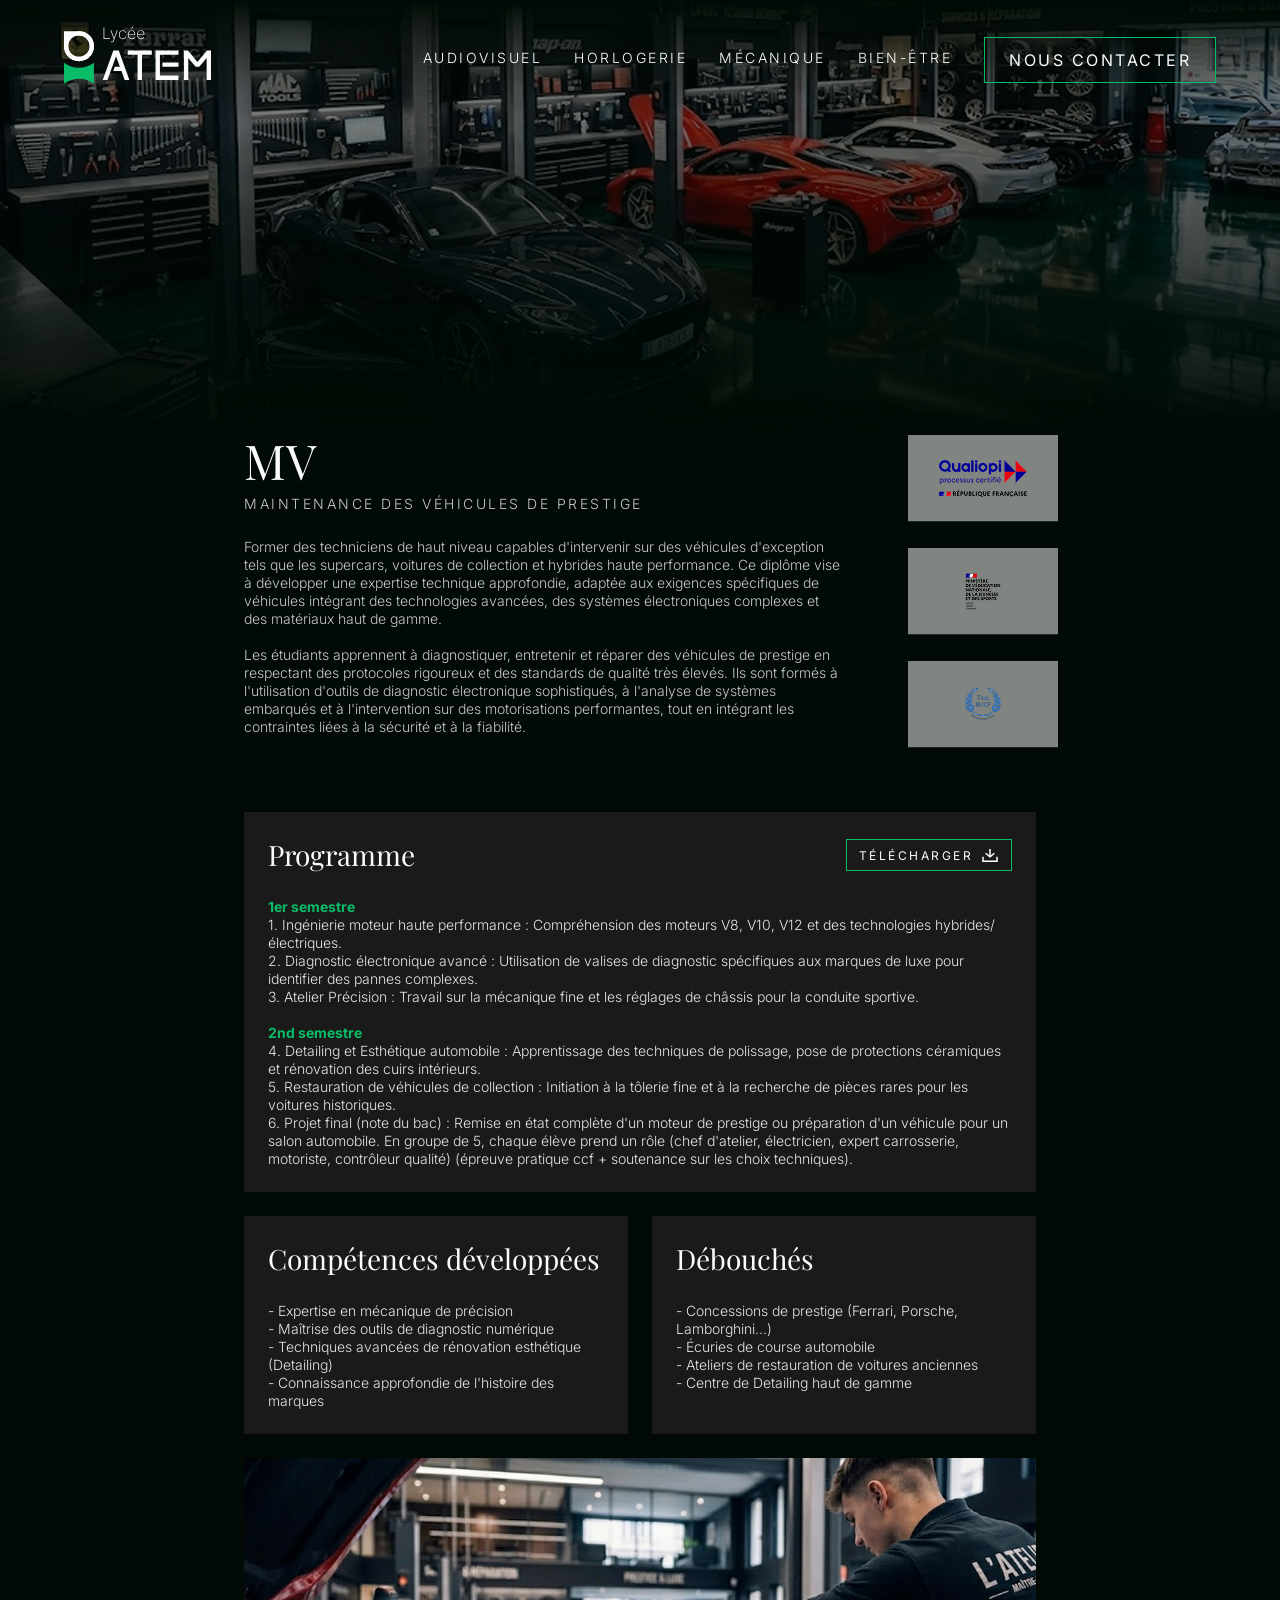
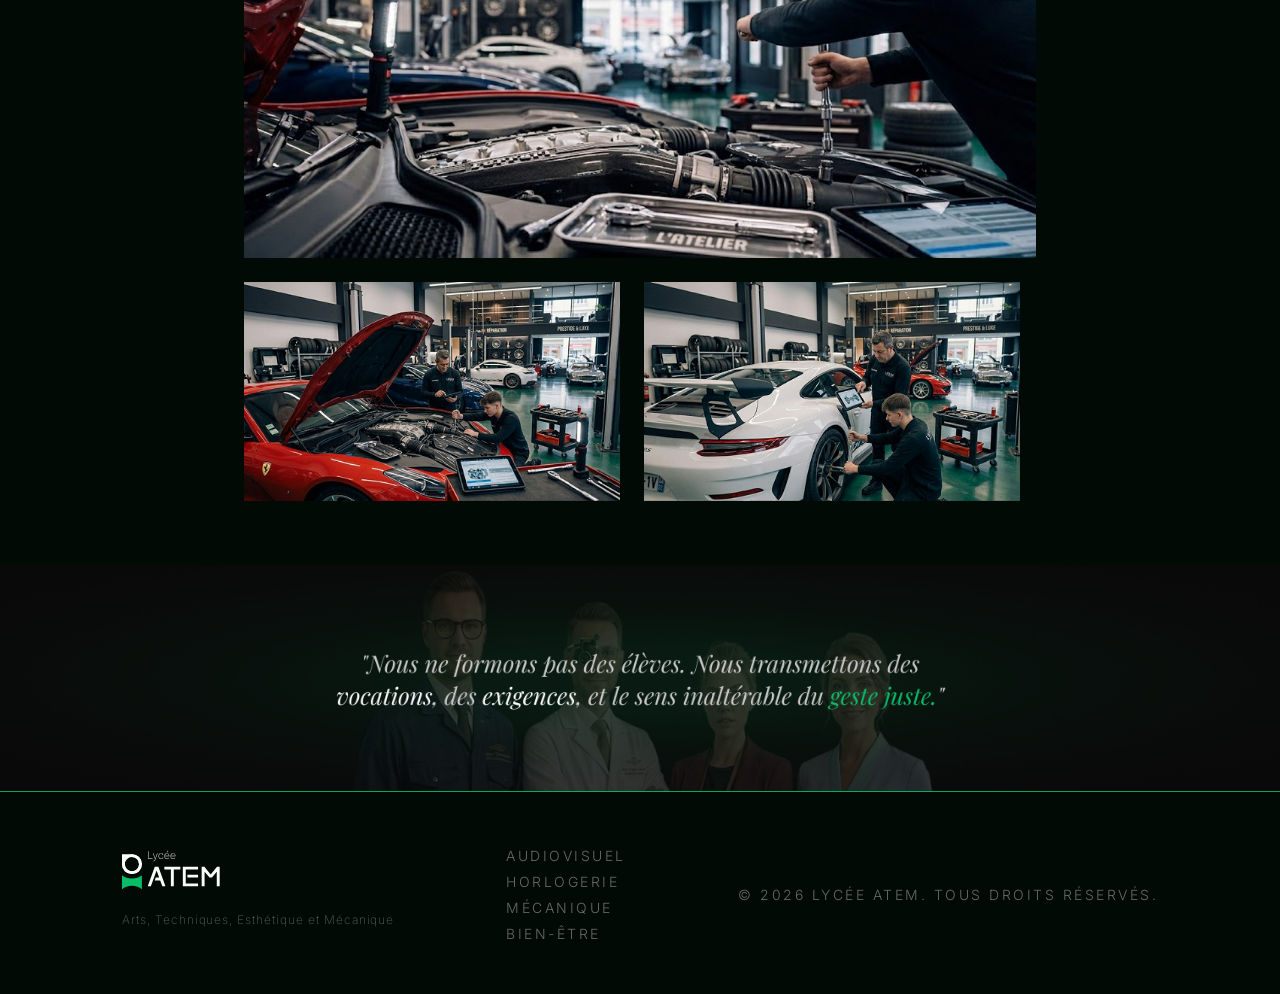
<file: mecanique.html>
<!DOCTYPE html>
<html lang="fr">
<head>
    <meta charset="UTF-8">
    <meta name="viewport" content="width=device-width, initial-scale=1.0">
    <link rel="preconnect" href="https://fonts.googleapis.com">
    <link rel="preconnect" href="https://fonts.gstatic.com" crossorigin>
    <link href="https://fonts.googleapis.com/css2?family=Inter:ital,opsz,wght@0,14..32,100..900;1,14..32,100..900&display=swap" rel="stylesheet">
    <link href="https://fonts.googleapis.com/css2?family=Playfair+Display:ital,wght@0,400..900;1,400..900&display=swap" rel="stylesheet">
    <link href="https://fonts.googleapis.com/css2?family=Anta&display=swap" rel="stylesheet">
    <link rel="icon" type="image/svg+xml" href="./assets/img/State=Iconographique.svg">
    <link href="./assets/style.css" rel="stylesheet">
    <title>Mécanique</title>
</head>
<body>
    <header>
        <a href="./index.html">
            <img src="./assets/img/State=Logo.svg" alt="Logo ATEM">
        </a>
        <button class="hamburger" id="hamburger">
            <span></span>
            <span></span>
            <span></span>
        </button>
        <nav id="nav">
            <a class="lien" href="audiovisuel.html">Audiovisuel</a>
            <a class="lien" href="horlogerie.html">Horlogerie</a>
            <a class="lien" href="mecanique.html">Mécanique</a>
            <a class="lien" href="bien-etre.html">Bien-être</a>
            <a class="btn btn-lg" href="contact.html">Nous Contacter</a>
        </nav>
    </header>
    <main>
        <img class="fond" src="./assets/img/fond-meca.png" alt="background audiovisuel">
        <section class="presentation">
            <div class="bloc">
                <div class="titre-p">
                    <div class="titre">
                        <h1 class="h1">MV</h1>
                        <p class="sous-titre">Maintenance des véhicules de prestige</p>
                    </div>
                    <p class="p">
                        Former des techniciens de haut niveau capables d'intervenir sur des véhicules d'exception tels que les supercars, voitures de collection et hybrides 
                        haute performance. Ce diplôme vise à développer une expertise technique approfondie, adaptée aux exigences spécifiques de véhicules intégrant des 
                        technologies avancées, des systèmes électroniques complexes et des matériaux haut de gamme. <br> <br>
                        Les étudiants apprennent à diagnostiquer, entretenir et réparer des véhicules de prestige en respectant des protocoles rigoureux et des standards de 
                        qualité très élevés. Ils sont formés à l'utilisation d'outils de diagnostic électronique sophistiqués, à l'analyse de systèmes embarqués et à 
                        l'intervention sur des motorisations performantes, tout en intégrant les contraintes liées à la sécurité et à la fiabilité.
                    </p>
                </div>
                <div class="gouv">
                    <img class="logo" src="./assets/img/qualiopi.png" alt="logo qualiopi">
                    <img class="logo ministere" src="./assets/img/ministere.png" alt="logo du ministere">
                    <img class="logo rncp" src="./assets/img/titre_RNCP.png" alt="logo du titre RNCP">
                </div>
            </div>
        </section>
        <section class="information">
            <div class="programme">
                <div class="pdf">
                    <h2 class="h2">Programme</h2>
                    <a class="btn btn-sm" href="./assets/pdf/Programme MV.pdf" download>Télécharger <img src="./assets/img/telecharger.svg" alt="icon télécharger"></a>
                </div>
                <div>
                    <p class="p">
                        <span> 1er semestre </span> <br>
                        1. Ingénierie moteur haute performance : Compréhension des moteurs V8, V10, V12 et des technologies hybrides/électriques. <br>
                        2. Diagnostic électronique avancé : Utilisation de valises de diagnostic spécifiques aux marques de luxe pour identifier des pannes complexes. <br>
                        3. Atelier Précision : Travail sur la mécanique fine et les réglages de châssis pour la conduite sportive. <br>
                    </p>
                    <br>
                    <p class="p">
                        <span> 2nd semestre </span> <br>
                        4. Detailing et Esthétique automobile : Apprentissage des techniques de polissage, pose de protections céramiques et rénovation des cuirs intérieurs.  <br>
                        5. Restauration de véhicules de collection : Initiation à la tôlerie fine et à la recherche de pièces rares pour les voitures historiques.  <br>
                        6. Projet final (note du bac) : Remise en état complète d'un moteur de prestige ou préparation d'un véhicule pour un salon automobile. En groupe de 5, chaque élève prend un rôle (chef d'atelier, électricien, expert carrosserie, motoriste, contrôleur qualité) (épreuve pratique ccf + soutenance sur les choix techniques). <br>
                    </p>
                </div>
            </div>
            <div class="lesplus">
                <div class="competences">
                    <h2 class="h2">Compétences développées</h2>
                    <p class="p">
                        - Expertise en mécanique de précision <br>
                        - Maîtrise des outils de diagnostic numérique <br>
                        - Techniques avancées de rénovation esthétique (Detailing) <br>
                        - Connaissance approfondie de l'histoire des marques <br>
                    </p>
                </div>
                <div class="debouches">
                    <h2 class="h2">Débouchés</h2>
                    <p class="p">
                        - Concessions de prestige (Ferrari, Porsche, Lamborghini...) <br>
                        - Écuries de course automobile <br>
                        - Ateliers de restauration de voitures anciennes <br>
                        - Centre de Detailing haut de gamme <br>
                    </p>
                </div>
            </div>
            <div class="galerie">
                <img class="grand" src="./assets/img/Img_1_meca.png" alt="image de scene de tournage">
                <div class="lesplus">
                    <img class="gauche" src="./assets/img/Img_2_meca.png" alt="image de cours">
                    <img class="droite" src="./assets/img/Img_3_meca.png" alt="image de matériel">
                </div>
            </div>
        </section>
    </main>
    <footer id="section_footer">
        <img id="section_img" src="./assets/img/Section.png" alt="fond du footer">
        <div id="footer">
            <div id="logo">
                <img src="./assets/img/Logo_texte.svg" alt="logo">
                <p id="signif">Arts, Techniques, Esthétique et Mécanique</p>
            </div>
            <div id="lien_foot">
                <a class="foot" href="audiovisuel.html">Audiovisuel</a>
                <a class="foot" href="horlogerie.html">Horlogerie</a>
                <a class="foot" href="mecanique.html">Mécanique</a>
                <a class="foot" href="bien-etre.html">Bien-être</a>
            </div>
            <p class="foot">© 2026 Lycée ATEM. Tous droits réservés.</p>
        </div>
    </footer>
    <script src="./script.js"></script>
</body>
</html>
</file>
<file: assets/style.css>
:root {
    /* Couleurs Light */
    --color-light-50:  #ffffff;
    --color-light-100: #fbfbfb;
    --color-light-200: #f7f7f7;
    --color-light-300: #f3f3f3;
    --color-light-400: #efefef;
    --color-light-500: #e6e6e6;
    --color-light-600: #dedede;
    --color-light-700: #d6d6d6;
    --color-light-800: #c9c9c9;

    /* Couleurs Dark */
    --color-dark-50:  #383838;
    --color-dark-100: #333333;
    --color-dark-200: #2E2E2E;
    --color-dark-300: #292929;
    --color-dark-400: #242424;
    --color-dark-500: #1F1F1F;
    --color-dark-600: #1A1A1A;
    --color-dark-700: #010D04;
    --color-dark-800: #010A04;

    /* Couleurs Primary */
    --color-primary-50:  #62E7A8;
    --color-primary-100: #55E19F;
    --color-primary-200: #3CD48D;
    --color-primary-300: #22C87A;
    --color-primary-400: #09BC68;
    --color-primary-500: #079854;
    --color-primary-600: #057440;
    --color-primary-700: #04502C;
    --color-primary-800: #033E22;

    /* Polices */
    --font-txt:   "Inter", sans-serif;
    --font-titre: "Playfair Display", serif;

    /* Tailles de police */
    --font-size-txt: 14px;
    --font-size-h2:  28px;
    --font-size-h1:  48px;

    /* Graisses */
    --font-weight-txt: 300;
    --font-weight-h:   400;

    /* Letter spacing */
    --letter-spacing-txt: 2.5px;

    /* Line height */
    --line-height-txt: 18px;
    --line-height-h2:  38px;
    --line-height-h1:  50px;

    /* Bordures */
    --radius-sm: 8px;
    --radius-md: 14px;
    --radius-lg: 20px;
    --radius-rd: 1000px;

    /* Espacements */
    --padding-header:   24px 64px;
    --padding-section:  64px 244px;
}

/* =====================
   BASE
   ===================== */

*, *::before, *::after {
    box-sizing: border-box;
}

body {
    margin: 0;
    padding: 0;
    background: var(--color-dark-800);
    color: var(--color-light-100);
}

/* =====================
   TYPOGRAPHIE
   ===================== */

.h1 {
    margin: 0;
    font-family: var(--font-titre);
    font-size: var(--font-size-h1);
    font-weight: var(--font-weight-h);
    line-height: var(--line-height-h1);
    color: var(--color-light-100);
    font-style: normal;

    &.exeption{
        font-family: var(--font-txt);
    }
}

.h1-italic {
    margin: 0;
    font-family: var(--font-titre);
    font-size: var(--font-size-h1);
    font-weight: var(--font-weight-h);
    line-height: var(--line-height-h1);
    color: var(--color-light-100);
    font-style: italic;

    span {
        color: var(--color-primary-400);
        display: block;
        margin-top: 8px;
    }
}

.h2 {
    margin: 0;
    font-family: var(--font-titre);
    font-size: var(--font-size-h2);
    font-weight: var(--font-weight-h);
    line-height: var(--line-height-h2);
    color: var(--color-light-100);
    font-style: normal;
}

.h2-italic {
    margin: 0;
    font-family: var(--font-titre);
    font-size: var(--font-size-h2);
    font-weight: var(--font-weight-h);
    line-height: var(--line-height-h2);
    color: var(--color-light-100);
    font-style: italic;
}

.p {
    margin: 0;
    font-family: var(--font-txt);
    font-size: var(--font-size-txt);
    font-weight: var(--font-weight-txt);
    line-height: var(--line-height-txt);
    color: var(--color-light-800);
}

.sous-titre {
    font-family: var(--font-txt);
    font-size: var(--font-size-txt);
    font-weight: var(--font-weight-txt);
    letter-spacing: var(--letter-spacing-txt);
    text-transform: uppercase;
    color: var(--color-primary-400);
    margin: 0;
}

/* =====================
   BOUTONS
   ===================== */

.btn {
    display: inline-flex;
    align-items: center;
    gap: 8px;
    text-decoration: none;
    text-transform: uppercase;
    background: none;
    font-family: var(--font-txt);
    letter-spacing: var(--letter-spacing-txt);
    color: var(--color-light-100);
    border: 1px solid var(--color-primary-400);
    cursor: pointer;
    transition: background 200ms ease;

    &:hover {
        background-color: color-mix(in srgb, var(--color-primary-400) 10%, transparent);
    }
}

.btn-sm { padding: 6px 12px;  font-size: 12px; }
.btn-md { padding: 8px 16px;  font-size: 14px; }
.btn-lg { padding: 12px 24px; font-size: 16px; }

/* =====================
   COMPOSANTS RÉUTILISABLES
   ===================== */

.titre {
    display: flex;
    flex-direction: column;
    align-items: flex-start;
    gap: 10px;
}

.section {
    display: flex;
    flex-direction: column;
    align-items: flex-start;
    gap: 32px;
    padding: var(--padding-section);
    width: 100%;
}

/* =====================
   HEADER
   ===================== */

header {
    display: flex;
    justify-content: space-between;
    align-items: center;
    padding: var(--padding-header);
    background: linear-gradient(to bottom, var(--color-dark-800) 0%, transparent 100%);
    font-family: var(--font-txt);
    position: fixed;
    top: 0;
    left: 0;
    right: 0;
    z-index: 10;

    nav {
        display: flex;
        align-items: center;
        gap: 32px;
    }

    .lien {
        text-decoration: none;
        text-transform: uppercase;
        font-size: var(--font-size-txt);
        font-weight: var(--font-weight-txt);
        letter-spacing: var(--letter-spacing-txt);
        color: var(--color-light-50);
        padding-bottom: 4px;
        position: relative;
        transition: color 200ms ease;

        &::after {
            content: '';
            position: absolute;
            bottom: 0;
            left: 0;
            width: 0%;
            height: 2px;
            background-color: var(--color-primary-400);
            transition: width 300ms ease;
        }

        &:hover { color: var(--color-primary-400); }
        &:hover::after { width: 100%; }
    }
}

/* =====================
   FOOTER
   ===================== */

#section_footer {
    display: flex;
    flex-direction: column;
    align-items: center;
    gap: 55px;
    padding-bottom: 51px;
    width: 100%;

    #section_img {
        width: 100%;
        height: auto;
        display: block;
    }

    #footer {
        display: flex;
        padding: 0 122px;
        justify-content: space-between;
        align-items: center;
        align-self: stretch;

        #logo {
            display: flex;
            flex-direction: column;
            align-items: flex-start;
            gap: 4px;

            #signif{
                color: rgba(251, 251, 251, 0.35);
                font-family: var(--font-txt);
                font-size: 12px;
                font-weight: 200;
                line-height: var(--line-height-txt);
                letter-spacing: 0.96px; 
            }
        }

        #lien_foot {
            display: flex;
            flex-direction: column;
            align-items: flex-start;
            gap: 8px;
        }

        .foot {
            color: rgba(251, 251, 251, 0.40);
            font-family: var(--font-txt);
            font-size: var(--font-size-txt);
            font-weight: var(--font-weight-txt);
            line-height: var(--line-height-txt);
            letter-spacing: var(--letter-spacing-txt);
            text-transform: uppercase;
            text-decoration: none;
        }
    }
}

/* =====================
   HERO
   ===================== */

#hero {
    position: relative;
    display: flex;
    flex-direction: column;
    align-items: center;
    justify-content: center;
    text-align: center;
    min-height: 100vh;
    width: 100%;
    background-image: url('./img/Background.png');
    background-size: cover;
    background-position: center;
    background-repeat: no-repeat;
    gap: 35px;
}

.voir-suite {
    position: absolute;
    bottom: 40px;
    left: 50%;
    transform: translateX(-50%);
    display: flex;
    flex-direction: column;
    align-items: center;
    gap: 12px;

    .sous-titre{
        color: var(--color-light-100);
    }

    .btn-scroll {
        display: flex;
        align-items: center;
        justify-content: center;
        width: 40px;
        height: 40px;
        border-radius: var(--radius-rd);
        border: 2px solid transparent;
        background-color: color-mix(in srgb, var(--color-primary-400) 30%, transparent);
        cursor: pointer;
        transition: all 400ms ease;

        img { width: 16px; }

        &:hover { transform: scale(0.85) translateY(4px); }
    }
}

/* =====================
   CHIFFRES
   ===================== */

#chiffre {
    display: flex;
    flex-direction: column;
    align-items: flex-start;
    gap: 32px;
    padding: var(--padding-section);

    #content_chiffre {
        display: flex;
        flex-wrap: wrap;
        gap: 62px;
        width: 100%;
    }

    .content {
        display: flex;
        flex-direction: column;
        align-items: center;
        padding: 32px;
        flex: 1 1 300px;
        gap: 8px;
    }
}

/* =====================
   FORMATIONS
   ===================== */

#formations {
    display: flex;
    flex-direction: column;
    gap: 64px;
    padding: var(--padding-section);
    width: 100%;

    span#gris {
        display: inline;
        color: var(--color-light-800);
        font-style: italic;
        opacity: 0.7;
    }

    .formations-grid {
        display: grid;
        grid-template-columns: 1fr 1fr;
        width: 100%;
    }

    .card {
        display: flex;
        flex-direction: column;
        gap: 12px;
        padding: 40px;
        background-color: var(--color-dark-600);
    }

    .card-header {
        display: flex;
        justify-content: space-between;
        align-items: flex-start;
    }

    .card-lettre {
        font-family: "Anta", serif;
        font-size: 64px;
        font-weight: var(--font-weight-h);
        color: var(--color-primary-400);
        line-height: 64px;
        opacity: 0.1;
    }

    .card-tag {
        color: var(--color-primary-400);
        letter-spacing: var(--letter-spacing-txt);
        text-transform: uppercase;
    }

    .card-link {
        display: flex;
        align-items: center;
        gap: 8px;
        align-self: flex-start;
        padding: 6px 12px;
        font-size: 12px;
        letter-spacing: var(--letter-spacing-txt);
        text-transform: uppercase;
        text-decoration: none;
        font-family: var(--font-txt);
        color: var(--color-light-100);
        border: 1px solid transparent;
        transition: all 200ms ease;

        &:hover {
            background-color: color-mix(in srgb, var(--color-primary-400) 10%, transparent);
            border-color: var(--color-primary-400);
        }
    }
}

/* =====================
   CAROUSSEL
   ===================== */

#section_caroussel {
    display: flex;
    flex-direction: column;
    gap: 32px;
    padding: var(--padding-section);

    #caroussel {
        overflow: hidden;
        width: 100%;
        padding: 32px 0;

        .caroussel-track {
            display: flex;
            align-items: center;
            gap: 64px;
        }

        img {
            height: 115px;
            width: 200px;
            transition: opacity 200ms ease;
        }
    }
}

/* =====================
   PÉDAGOGIE
   ===================== */

#section_pedago {
    display: flex;
    flex-direction: column;
    align-items: flex-start;
    gap: 32px;
    padding: var(--padding-section);

    #texte-image {
        display: flex;
        align-items: center;
        gap: 32px;
    }
}

/* =====================
   FOND
   ===================== */
.fond {
    width: 100%;
    height: 431px;
    object-fit: cover;
    mask-image: linear-gradient(to bottom, rgba(0,0,0,1) 0%, rgba(0,0,0,0) 100%);
}

/* =====================
   PRÉSENTATION
   ===================== */
.presentation {
    display: flex;
    flex-direction: column;
    padding: var(--padding-section);
    padding-top: 0;

    .sous-titre {
    color: var(--color-light-800);
    }
}

.bloc {
    display: flex;
    width: 100%;
    justify-content: space-between;
    align-items: flex-start;
    gap: 64px;
}

.titre-p {
    display: flex;
    flex-direction: column;
    align-items: flex-start;
    gap: 26px;
    max-width: 600px;
    flex-shrink: 0;
}

.gouv {
    display: flex;
    flex-direction: column;
    align-items: flex-start;
    gap: 26px;
}

.logo {
    width: 150px;
    height: auto;
    object-fit: contain;
}

/* =====================
   INFORMATION
   ===================== */
.information {
    display: flex;
    flex-direction: column;
    align-items: flex-start;
    gap: 24px;
    padding: 0 244px;
    align-self: stretch;
}

.programme {
    display: flex;
    flex-direction: column;
    align-items: flex-start;
    gap: 24px;
    padding: 24px;
    align-self: stretch;
    background: var(--color-dark-600);

    .pdf {
        display: flex;
        justify-content: space-between;
        align-items: center;
        align-self: stretch;
    }

    .p {
        color: var(--color-light-500);

        span {
            color: var(--color-primary-400);
            font-weight: 700;
        }
    }
}

.lesplus {
    display: flex;
    align-items: center;
    gap: 24px;
    align-self: stretch;

    .p { color: var(--color-light-500); }
}

.competences,
.debouches {
    display: flex;
    flex-direction: column;
    align-items: flex-start;
    gap: 24px;
    padding: 24px;
    flex: 1 0 0;
    background: var(--color-dark-600);
}

.debouches {
    align-self: stretch;
}

/* =====================
   GALERIE
   ===================== */
.galerie {
    display: flex;
    flex-direction: column;
    gap: 24px;
    align-self: stretch;
    padding-bottom: 64px;

    .grand {
        width: 100%;
        height: 400px;
        object-fit: cover;
        display: block;
    }

    .lesplus {
        display: flex;
        gap: 24px;
        width: 98%; /* même largeur que .grand */

        .gauche,
        .droite {
            flex: 1; /* chacune prend 50% */
            height: auto;
            object-fit: cover;
            min-width: 0; /* évite le débordement */
        }
    }
}

/* =====================
   LAYOUT CONTACT
   ===================== */

.main-wrapper {
    display: flex;
    flex-direction: column;
    gap: 32px;
    padding: var(--padding-section);
    padding-top: 120px;
}

.form-header {
    display: flex;
    flex-direction: column;
    gap: 8px;

    h1 { margin: 0; }
    p  { margin: 0; }
}

.form-content {
    display: flex;
    gap: 64px;
    align-items: flex-start;
}

/* =====================
   FORMULAIRE
   ===================== */

#form { flex: 1; }

form {
    display: flex;
    flex-direction: column;
    gap: 16px;
}

/* Titre de section vert + trait */
.form-section-title {
    display: flex;
    align-items: center;
    gap: 16px;
    margin-top: 8px;

    .sous-titre { white-space: nowrap; }

    .trait {
        flex: 1;
        height: 1px;
        background-color: var(--color-primary-400);
    }
}

/* Lignes avec 2 inputs côte à côte */
.row {
    display: flex;
    gap: 16px;

    .input-group { flex: 1; }
}

/* Groupes d'inputs */
.input-group {
    display: flex;
    flex-direction: column;
    gap: 6px;

    label {
        font-family: var(--font-txt);
        font-size: var(--font-size-txt);
        font-weight: var(--font-weight-txt);
        letter-spacing: var(--letter-spacing-txt);
        text-transform: uppercase;
        color: var(--color-light-800);
    }

    input, textarea {
        background: transparent;
        border: 1px solid var(--color-light-50);
        border-radius: 0; /* pas de border radius */
        padding: 12px 16px;
        color: var(--color-light-100);
        font-family: var(--font-txt);
        font-size: var(--font-size-txt);
        outline: none;
        transition: border 200ms ease;

        &::placeholder { color: var(--color-light-800); opacity: 0.4; }
        &:focus { border-color: var(--color-primary-400); }
    }

    textarea {
        min-height: 100px;
        resize: vertical;
    }
}

/* Radio formations */
.radio-grid {
    display: grid;
    grid-template-columns: 1fr 1fr;
    gap: 14px;
}

#radio-audiovisuel { background-image: url('./img/fond.png'); }
#radio-horlogerie  { background-image: url('./img/fond-hor.png'); }
#radio-mecanique   { background-image: url('./img/fond-meca.png'); }
#radio-bienetre    { background-image: url('./img/fond-beau.png'); }

.radio-card {
    position: relative;
    border-radius: var(--radius-md);
    overflow: hidden;
    height: 100px;
    cursor: pointer;
    background-size: cover;
    background-position: center;
    background-repeat: no-repeat;
    

    &::after {
        content: '';
        position: absolute;
        inset: 0;
        background: rgba(0, 0, 0, 0.55);
        border: 2px solid transparent;
        border-radius: var(--radius-md);
        transition: all 200ms ease;
    }

    &:has(input:checked)::after {
        background: rgba(0, 0, 0, 0);
        border-color: var(--color-primary-400);
    }

    input[type="radio"] {
        position: absolute;
        width: 20px;
        height: 20px;
        cursor: pointer;
        z-index: 2;
        appearance: none;
        border: 2px solid var(--color-light-50);
        border-radius: 50%;
        transition: all 200ms ease;
        margin: 0;
        top: 50%;
        left: 16px;
        transform: translateY(-50%);

        &:checked {
            border-color: var(--color-primary-400);
            background: var(--color-primary-400);
            box-shadow: 0 0 0 3px rgba(9, 188, 104, 0.3);
        }
    }

    label {
        position: absolute;
        top: 50%;
        transform: translateY(-50%);
        z-index: 1;
        left: 0;
        right: 0;
        text-align: center;
        margin: 0;
        font-family: var(--font-txt);
        font-size: var(--font-size-txt);
        font-weight: 500;
        letter-spacing: var(--letter-spacing-txt);
        text-transform: uppercase;
        color: var(--color-light-50);
        cursor: pointer;
    }
}

button[type="submit"] {
    align-self: center;
    margin-top: 8px;
}

/* =====================
   INFO DROITE
   ===================== */

.info {
    display: flex;
    flex-direction: column;
    gap: 24px;
    padding: 32px;
    background: var(--color-dark-600);
    align-items: flex-start;
}

.horaires {
    display: flex;
    flex-direction: column;
    gap: 8px;
    width: 100%;
    
}

.jours {
    display: flex;
    justify-content: space-between; 
    align-items: center;
    width: 100%;

    p {
        margin: 0;
        font-family: var(--font-txt);
        font-size: var(--font-size-txt);
        font-weight: var(--font-weight-txt);
        color: var(--color-light-100);
    }

    .jour {
        margin: 0;
        font-family: var(--font-txt);
        font-size: 16px;
        font-weight: 700;
        font-style: normal;
        line-height: normal;
        color: var(--color-light-100);
    }

.heures {
    margin: 0;
    font-family: var(--font-txt);
    font-size: 14px;
    font-weight: 300;
    font-style: normal;
    line-height: normal;
    color: var(--color-light-100);
}
}

.contact-info {
    display: flex;
    flex-direction: column;
    gap: 12px;

    p:not(.sous-titre) { 
        display: flex;
        align-items: center;
        gap: 8px;
        margin: 0;
        font-family: var(--font-txt);
        font-size: var(--font-size-txt);
        font-weight: var(--font-weight-txt);
        color: var(--color-light-100);
    }

    img { width: 16px; }
}

.reseau {
    display: flex;
    flex-direction: column;
    gap: 12px;

    img {width: 24px;}
}

/* =====================
   FAQ
   ===================== */

.main-wrapper {
    display: flex;
    flex-direction: column;
    gap: 64px;
    padding: var(--padding-section);
    padding-top: 120px;
}

.section_faq {
    display: flex;
    flex-direction: column;
    gap: 16px;

    h2 {
        margin-bottom: 8px;
        &.border{
            border-top: solid 1px var(--color-primary-400);
            padding-top: 64px;
        }
        
    }

    .sous-titre {
        font-size: 16px;
        color: var(--color-light-100);
        margin-top: 16px;
        border-bottom: solid 1px var(--color-light-50);
        padding-bottom: 16px;
    }

    .p {
        color: var(--color-light-500);
        line-height: normal;
    }

    img {
        width: 100%;
        height: auto;
        object-fit: cover;
        margin-top: 16px;

        &#img-tableau {
            width: 360px;
            height: 192px;
            max-width: 100% ;
            object-fit: unset ;
        }
    }
}



/* =====================
   HAMBURGER
   ===================== */

.hamburger {
    display: none;
    flex-direction: column;
    gap: 5px;
    background: none;
    border: none;
    cursor: pointer;
    padding: 4px;
    z-index: 20;
    position: relative;

    span {
        display: block;
        width: 24px;
        height: 2px;
        background: var(--color-light-50);
        transition: all 300ms ease;
        transform-origin: center;
    }

    /* Animation croix */
    &.open span:nth-child(1) { transform: translateY(7px) rotate(45deg); }
    &.open span:nth-child(2) { opacity: 0; }
    &.open span:nth-child(3) { transform: translateY(-7px) rotate(-45deg); }
}

/* =====================
   RESPONSIVE MOBILE
   ===================== */

@media (max-width: 768px) {

    /* --- HEADER --- */
    header {
        padding: 16px 24px;

        .hamburger { display: flex; }

        nav {
            display: none;
            position: fixed;
            top: 0;
            left: 0;
            right: 0;
            bottom: 0;
            background: var(--color-dark-800);
            flex-direction: column;
            align-items: center;
            justify-content: center;
            gap: 32px;
            z-index: 15;

            &.open { display: flex; }

            .lien { font-size: 20px; }
            .btn  { font-size: 16px; }
        }
    }

    /* --- VARIABLES --- */
    :root {
        --padding-section: 48px 24px;
        --font-size-h1: 32px;
        --font-size-h2: 22px;
        --line-height-h1: 38px;
        --line-height-h2: 28px;
    }

    /* --- HERO --- */
    #hero {
        padding: 0 24px;
        text-align: center;
    }

    /* --- CHIFFRES --- */
    #chiffre #content_chiffre {
        gap: 16px;

        .content { flex: 1 1 100%; } /* une colonne */
    }

    /* --- FORMATIONS --- */
    #formations {
        gap: 32px;

        .formations-grid {
            grid-template-columns: 1fr; /* une colonne */
        }
    }

    /* --- CAROUSSEL --- */
    #section_caroussel {
        padding: 48px 24px;
    }

    /* --- PÉDAGOGIE --- */
    #section_pedago #texte-image {
        flex-direction: column; /* image en dessous du texte */

        img { width: 100%; }
    }

    /* --- PRÉSENTATION AUDIOVISUEL --- */
    .bloc {
        flex-direction: column;
        gap: 32px;

        .titre-p { max-width: 100%; }
    }

    .gouv {
        flex-direction: row;
        flex-wrap: wrap;
        gap: 16px;
    }

    /* --- INFORMATION AUDIOVISUEL --- */
    .information { padding: 0 24px; }

    .lesplus { flex-direction: column; }

    .galerie {
        .lesplus { flex-direction: column; }

        .gauche,
        .droite { height: auto; }
    }

    /* --- CONTACT --- */
    main {
        padding: 100px 24px 48px;
    }

    .form-content {
        flex-direction: column; /* info droite passe en bas */
        gap: 32px;
    }

    .row {
        flex-direction: column; /* inputs en colonne */
        gap: 16px;
    }

    .radio-grid {
        grid-template-columns: 1fr; /* une colonne */
    }

    .info {
        width: 100%;
    }

    /* --- FAQ --- */

    #img-tableau {
        width: auto;
        max-width: 100%;
        height: auto;
        object-fit: unset;
    }

    /* --- FOOTER --- */
    #section_footer #footer {
        flex-direction: column;
        align-items: flex-start;
        padding: 0 24px;
        gap: 32px;
    }
}
</file>
